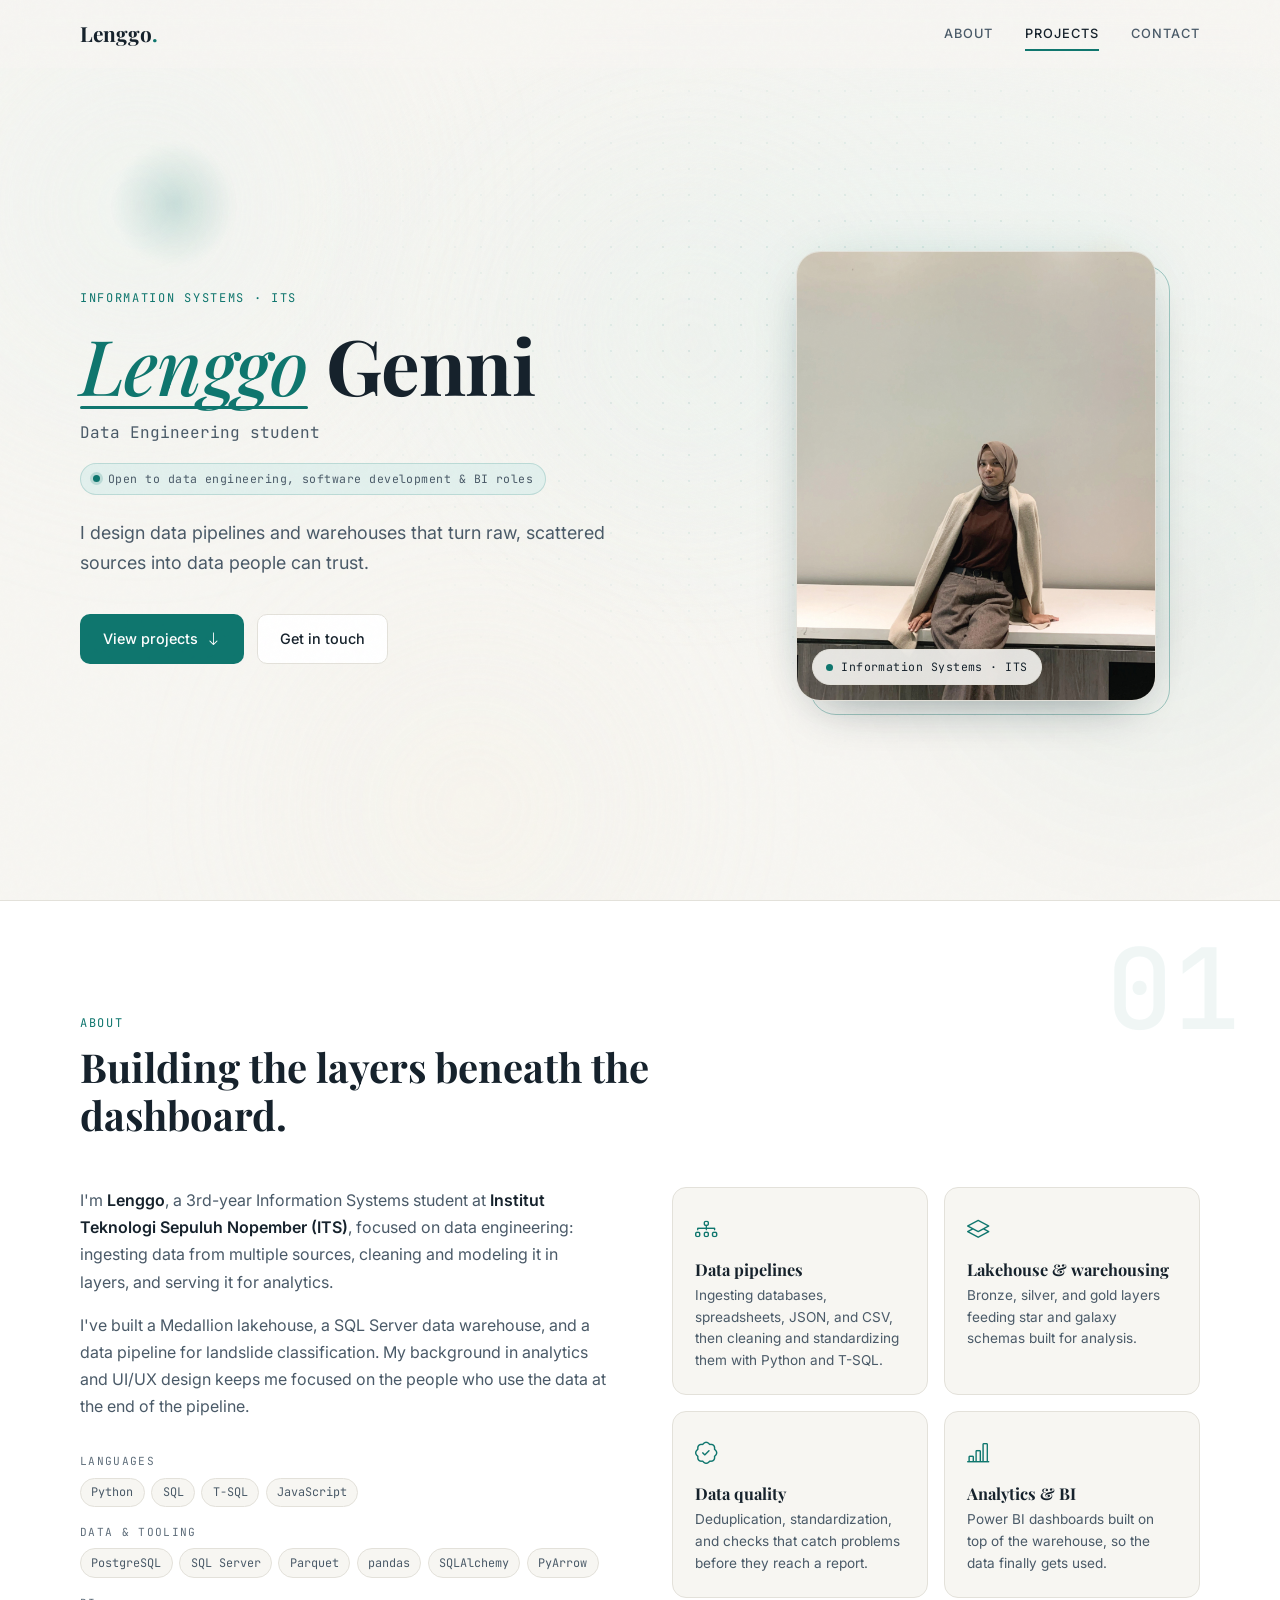
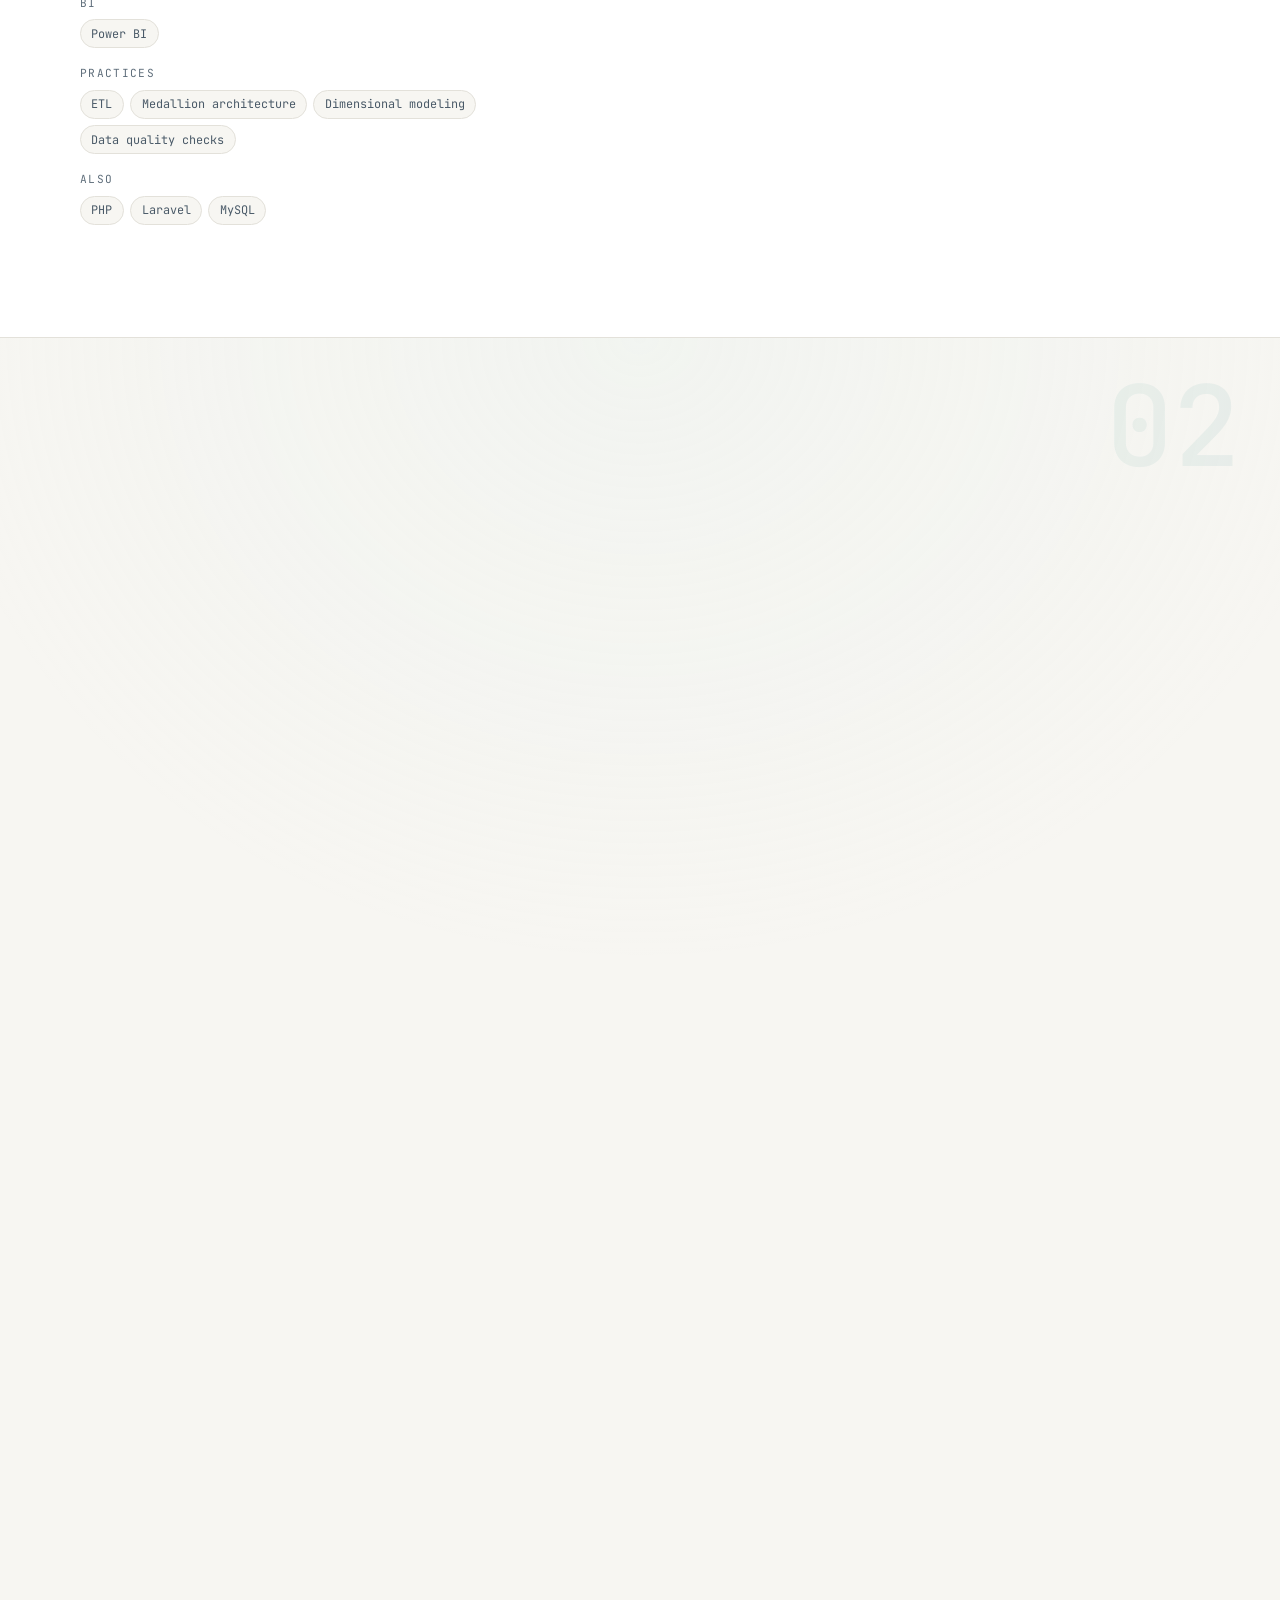
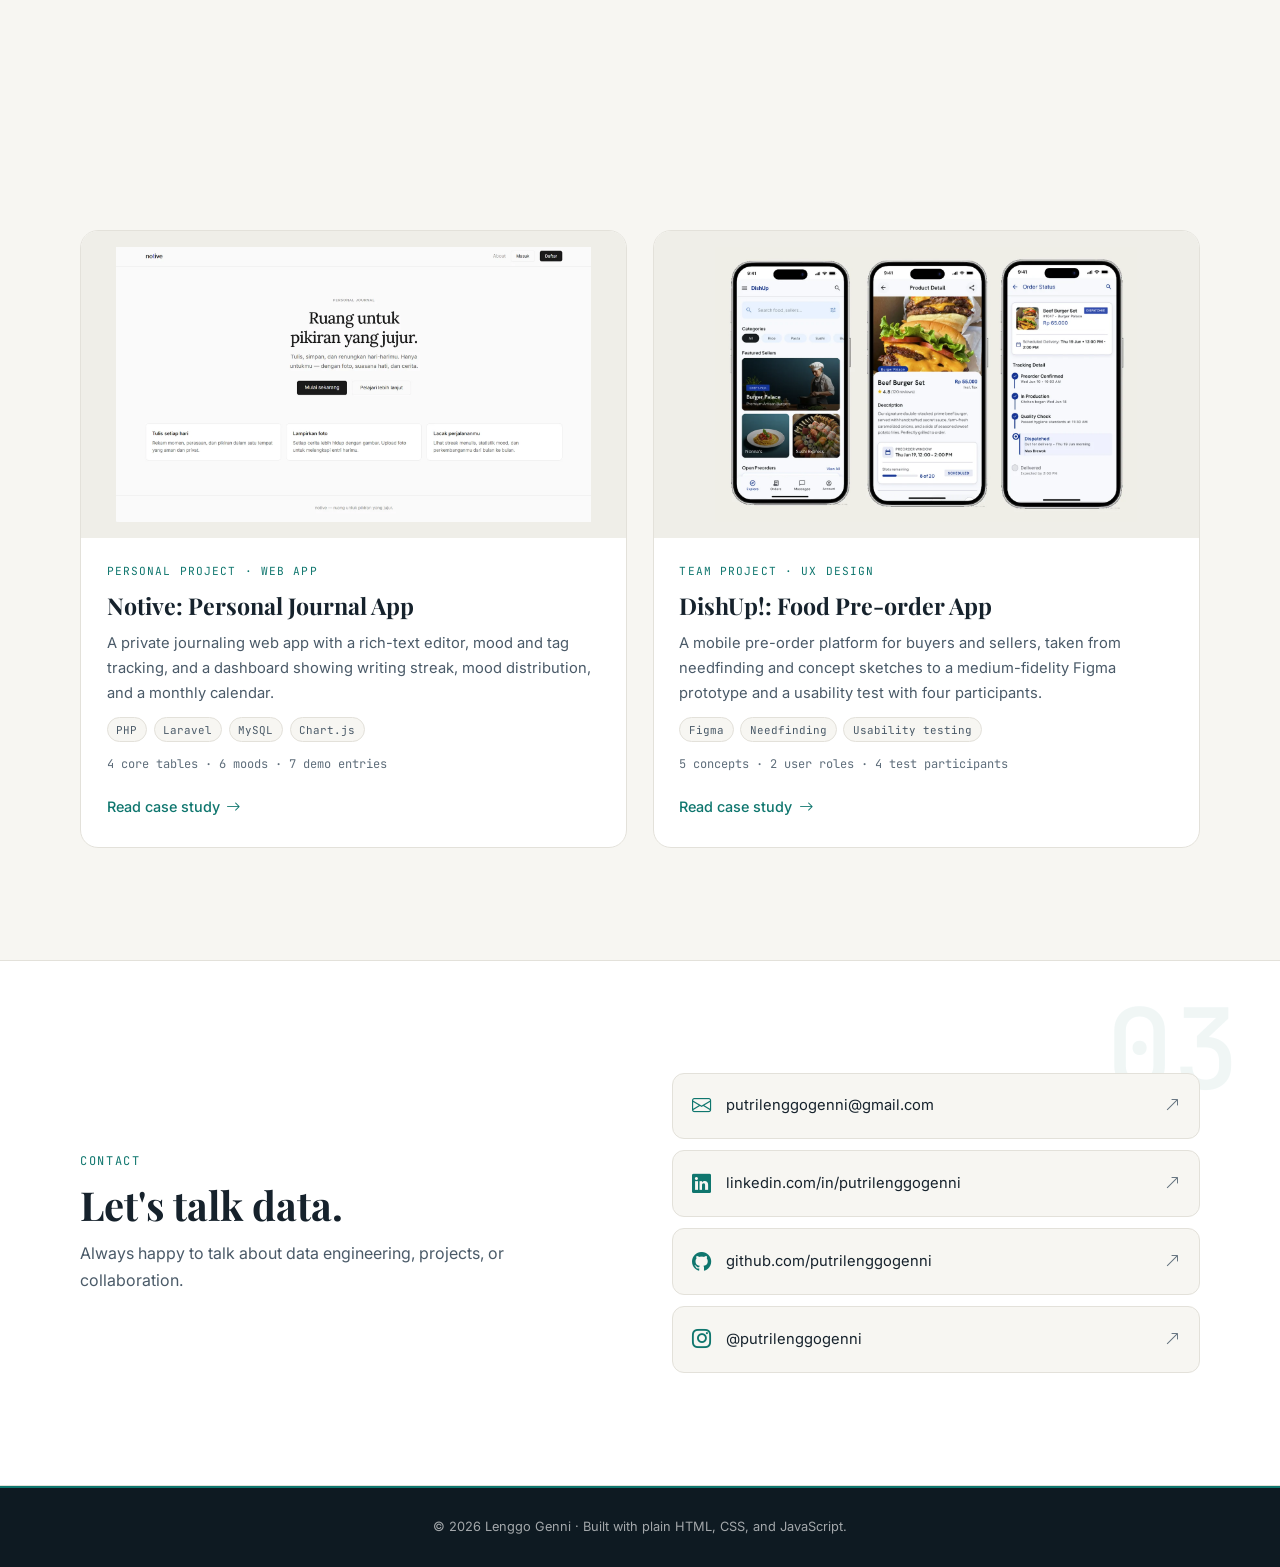
<file: index.html>
<!DOCTYPE html>
<html lang="en">
<head>
  <meta charset="UTF-8" />
  <meta name="viewport" content="width=device-width, initial-scale=1.0" />
  <title>Lenggo Genni · Data Engineering</title>
  <meta name="description" content="Portfolio of Lenggo Genni, an Information Systems student building data pipelines, lakehouses, and data warehouses." />
  <meta name="theme-color" content="#f7f6f2" />
  <meta property="og:title" content="Lenggo Genni · Data Engineering" />
  <meta property="og:description" content="Data pipelines, lakehouses, and data warehouses: selected data engineering projects." />
  <meta property="og:type" content="website" />
  <link rel="icon" href="data:image/svg+xml,%3Csvg xmlns='http://www.w3.org/2000/svg' viewBox='0 0 32 32'%3E%3Crect width='32' height='32' rx='8' fill='%230f766e'/%3E%3Ctext x='16' y='23' font-size='19' text-anchor='middle' fill='white' font-family='Georgia,serif' font-weight='700'%3EL%3C/text%3E%3C/svg%3E" />

  <script>document.documentElement.classList.add('js');</script>

  <link rel="preconnect" href="https://fonts.googleapis.com" />
  <link rel="preconnect" href="https://fonts.gstatic.com" crossorigin />
  <link href="https://fonts.googleapis.com/css2?family=Inter:wght@400;500;600&family=JetBrains+Mono:wght@400;500&family=Playfair+Display:ital,wght@0,500;0,700;1,500&display=swap" rel="stylesheet" />
  <link href="https://cdn.jsdelivr.net/npm/bootstrap-icons@1.11.3/font/bootstrap-icons.min.css" rel="stylesheet" />
  <link href="style.css" rel="stylesheet" />
</head>

<body>
  <div class="scroll-progress" aria-hidden="true"><span id="scroll-progress"></span></div>
  <div class="ambient" aria-hidden="true">
    <span class="ambient__orb ambient__orb--1"></span>
    <span class="ambient__orb ambient__orb--2"></span>
    <span class="ambient__orb ambient__orb--3"></span>
    <span class="ambient__orb ambient__orb--4"></span>
  </div>
  <a class="skip" href="#main">Skip to content</a>

  <!-- NAVBAR -->
  <header class="nav" id="nav">
    <div class="container nav__inner">
      <a class="brand" href="#top" aria-label="Lenggo, back to top">Lenggo<span>.</span></a>
      <button class="nav__toggle" id="nav-toggle" aria-expanded="false" aria-controls="nav-links" aria-label="Toggle menu">
        <i class="bi bi-list"></i>
      </button>
      <nav class="nav__links" id="nav-links" aria-label="Primary">
        <a href="#about">About</a>
        <a href="#projects">Projects</a>
        <a href="#contact">Contact</a>
      </nav>
    </div>
  </header>

  <main id="main">
    <!-- HERO -->
    <section class="hero" id="top">
      <div class="hero__floats" aria-hidden="true">
        <span class="hero__float hero__float--1"></span>
        <span class="hero__float hero__float--2"></span>
        <span class="hero__float hero__float--3"></span>
      </div>
      <div class="container hero__grid">
        <div class="hero__text">
          <p class="eyebrow">Information Systems · ITS</p>
          <h1 class="hero__name"><em>Lenggo</em> Genni</h1>
          <p class="hero__role">Data Engineering student</p>
<p class="hero__avail"><span class="hero__avail-dot" aria-hidden="true"></span>Open to data engineering, software development &amp; BI roles</p>
          <p class="hero__lede">
            I design data pipelines and warehouses that turn raw, scattered sources into data people can trust.
          </p>
          <div class="hero__cta">
            <a href="#projects" class="btn btn--primary">View projects <i class="bi bi-arrow-down"></i></a>
            <a href="#contact" class="btn btn--ghost">Get in touch</a>
          </div>
        </div>

        <figure class="hero__portrait">
          <img
            src="lenggo.jpg"
            alt="Portrait of Lenggo Genni"
            class="hero__photo"
            width="520" height="650"
            onerror="this.replaceWith(Object.assign(document.createElement('span'),{className:'hero__photo hero__photo--fallback',textContent:'LG'}))"
          />
          <figcaption class="hero__caption">
            <span class="hero__caption-dot"></span>
            Information Systems · ITS
          </figcaption>
        </figure>
      </div>
    </section>

    <!-- ABOUT -->
    <section class="section section--alt" id="about">
      <div class="container">
        <div class="section__head reveal">
          <p class="eyebrow">About</p>
          <h2 class="section-title">Building the layers beneath the dashboard.</h2>
        </div>

        <div class="about__grid">
          <div class="about__text reveal">
            <p>
              I'm <strong>Lenggo</strong>, a 3rd-year Information Systems student at
              <strong>Institut Teknologi Sepuluh Nopember (ITS)</strong>, focused on data engineering:
              ingesting data from multiple sources, cleaning and modeling it in layers, and serving it for analytics.
            </p>
            <p> 
              I've built a Medallion lakehouse, a SQL Server data warehouse, and a data pipeline for landslide
              classification. My background in analytics and UI/UX design keeps me focused on the people who use
              the data at the end of the pipeline.
            </p>

            <div class="stack">
              <div class="stack__group reveal" data-delay="0">
                <span class="stack__label">Languages</span>
                <div class="chips"><span class="chip">Python</span><span class="chip">SQL</span><span class="chip">T-SQL</span><span class="chip">JavaScript</span></div>
              </div>
              <div class="stack__group reveal" data-delay="60">
                <span class="stack__label">Data &amp; tooling</span>
                <div class="chips"><span class="chip">PostgreSQL</span><span class="chip">SQL Server</span><span class="chip">Parquet</span><span class="chip">pandas</span><span class="chip">SQLAlchemy</span><span class="chip">PyArrow</span></div>
              </div>
              <div class="stack__group reveal" data-delay="120">
                <span class="stack__label">BI</span>
                <div class="chips"><span class="chip">Power BI</span></div>
              </div>
              <div class="stack__group reveal" data-delay="180">
                <span class="stack__label">Practices</span>
                <div class="chips"><span class="chip">ETL</span><span class="chip">Medallion architecture</span><span class="chip">Dimensional modeling</span><span class="chip">Data quality checks</span></div>
              </div>
              <div class="stack__group reveal" data-delay="240">
                <span class="stack__label">Also</span>
                <div class="chips"><span class="chip">PHP</span><span class="chip">Laravel</span><span class="chip">MySQL</span></div>
              </div>
            </div>
          </div>

          <div class="skills">
            <article class="skill reveal" data-delay="0">
              <i class="bi bi-diagram-3 skill__icon"></i>
              <h3>Data pipelines</h3>
              <p>Ingesting databases, spreadsheets, JSON, and CSV, then cleaning and standardizing them with Python and T-SQL.</p>
            </article>
            <article class="skill reveal" data-delay="80">
              <i class="bi bi-layers skill__icon"></i>
              <h3>Lakehouse &amp; warehousing</h3>
              <p>Bronze, silver, and gold layers feeding star and galaxy schemas built for analysis.</p>
            </article>
            <article class="skill reveal" data-delay="160">
              <i class="bi bi-patch-check skill__icon"></i>
              <h3>Data quality</h3>
              <p>Deduplication, standardization, and checks that catch problems before they reach a report.</p>
            </article>
            <article class="skill reveal" data-delay="240">
              <i class="bi bi-bar-chart-line skill__icon"></i>
              <h3>Analytics &amp; BI</h3>
              <p>Power BI dashboards built on top of the warehouse, so the data finally gets used.</p>
            </article>
          </div>
        </div>
      </div>
    </section>

        <!-- PROJECTS -->
    <section class="section" id="projects">
      <div class="container">
        <div class="section__head reveal">
          <p class="eyebrow">Selected projects</p>
          <h2 class="section-title">Data engineering work.</h2>
          <p class="section__sub">Select a project to read the full case study.</p>
        </div>

        <div class="projects">
          <a class="card reveal" href="#p-lakehouse" data-delay="0">
            <div class="card__media">
              <img src="assets/img/lakehouse-galaxy-schema.webp" alt="Galaxy schema of the AdventureWorks data warehouse" width="1067" height="726" loading="lazy" />
            </div>
            <div class="card__body">
              <span class="card__tag">Team project · Data lakehouse</span>
              <h3 class="card__title">AdventureWorks Data Lakehouse</h3>
              <p class="card__desc">
                A Medallion lakehouse that unifies PostgreSQL, Excel, JSON, and CSV sources, feeds a
                galaxy-schema warehouse, and powers three Power BI dashboards.
              </p>
              <div class="chips chips--sm"><span class="chip">PostgreSQL</span><span class="chip">Python</span><span class="chip">Parquet</span><span class="chip">Power BI</span></div>
              <p class="card__meta">4 sources · 3 layers · 3 facts &amp; 5 dimensions</p>
              <span class="card__cta">Read case study <i class="bi bi-arrow-right"></i></span>
            </div>
          </a>

          <a class="card reveal" href="#p-sql-dwh" data-delay="100">
            <div class="card__media">
              <img src="assets/img/sqldwh-architecture.webp" alt="High-level architecture of the SQL Server data warehouse" width="1364" height="724" loading="lazy" />
            </div>
            <div class="card__body">
              <span class="card__tag">Self-learning project · Data warehouse</span>
              <h3 class="card__title">SQL Server Data Warehouse</h3>
              <p class="card__desc">
                A Bronze–Silver–Gold warehouse in T-SQL that integrates CRM and ERP data from six CSV
                files into a star schema, backed by data-quality checks.
              </p>
              <div class="chips chips--sm"><span class="chip">SQL Server</span><span class="chip">T-SQL</span><span class="chip">ETL</span></div>
              <p class="card__meta">6 CSV files · 3 layers · star schema</p>
              <span class="card__cta">Read case study <i class="bi bi-arrow-right"></i></span>
            </div>
          </a>

          <a class="card card--wide reveal" href="#p-landslide">
            <div class="card__media">
              <img src="assets/img/landslide-f1-comparison.webp" alt="F1-score comparison of ten classifiers for landslide vulnerability" width="889" height="368" loading="lazy" />
            </div>
            <div class="card__body">
              <span class="card__tag">Team project · Data pipeline + machine learning</span>
              <h3 class="card__title">Landslide Susceptibility Classification</h3>
              <p class="card__desc">
                An end-to-end pipeline from 3,477 raw BNPB disaster records to geocoded, satellite-enriched
                sub-district features, followed by a ten-model comparison on an extremely imbalanced target.
              </p>
              <div class="chips chips--sm"><span class="chip">Python</span><span class="chip">Google Earth Engine</span><span class="chip">scikit-learn</span><span class="chip">imbalanced-learn</span></div>
              <p class="card__meta">3,477 events → 3,845 modeling rows · 10 models</p>
              <span class="card__cta">Read case study <i class="bi bi-arrow-right"></i></span>
            </div>
          </a>
        </div>

        <div class="section__head section__head--sub reveal">
          <p class="eyebrow">Beyond data engineering</p>
          <h3 class="section-subtitle">Software & design work.</h3>
          <p class="section__sub">Beyond data engineering, I also build software and design user experiences, which keeps me thinking about the people on the other end of the data.</p>
        </div>

        <div class="projects">
          <a class="card reveal" href="#p-notive">
            <div class="card__media">
              <img src="assets/img/notive-cover.webp" alt="Notive landing page" width="1600" height="924" loading="lazy" />
            </div>
            <div class="card__body">
              <span class="card__tag">Personal project · Web app</span>
              <h3 class="card__title">Notive: Personal Journal App</h3>
              <p class="card__desc">
                A private journaling web app with a rich-text editor, mood and tag tracking, and a dashboard showing
                writing streak, mood distribution, and a monthly calendar.
              </p>
              <div class="chips chips--sm"><span class="chip">PHP</span><span class="chip">Laravel</span><span class="chip">MySQL</span><span class="chip">Chart.js</span></div>
              <p class="card__meta">4 core tables · 6 moods · 7 demo entries</p>
              <span class="card__cta">Read case study <i class="bi bi-arrow-right"></i></span>
            </div>
          </a>

          <a class="card reveal" href="#p-dishup">
            <div class="card__media">
              <img src="assets/img/dishup-cover.webp" alt="Three screens of the DishUp food pre-order app" width="1300" height="846" loading="lazy" />
            </div>
            <div class="card__body">
              <span class="card__tag">Team project · UX design</span>
              <h3 class="card__title">DishUp!: Food Pre-order App</h3>
              <p class="card__desc">
                A mobile pre-order platform for buyers and sellers, taken from needfinding and concept sketches
                to a medium-fidelity Figma prototype and a usability test with four participants.
              </p>
              <div class="chips chips--sm"><span class="chip">Figma</span><span class="chip">Needfinding</span><span class="chip">Usability testing</span></div>
              <p class="card__meta">5 concepts · 2 user roles · 4 test participants</p>
              <span class="card__cta">Read case study <i class="bi bi-arrow-right"></i></span>
            </div>
          </a>
        </div>
      </div>
    </section>

    <!-- CONTACT -->
    <section class="section section--alt" id="contact">
      <div class="container contact">
        <div class="reveal">
          <p class="eyebrow">Contact</p>
          <h2 class="section-title">Let's talk data.</h2>
          <p class="section__sub">Always happy to talk about data engineering, projects, or collaboration.</p>
        </div>

        <div class="contact__links reveal" data-delay="100">
          <a class="link-row" href="mailto:putrilenggogenni@gmail.com"><i class="bi bi-envelope"></i><span>putrilenggogenni@gmail.com</span><i class="bi bi-arrow-up-right"></i></a>
          <a class="link-row" href="https://www.linkedin.com/in/putrilenggogenni/" target="_blank" rel="noopener"><i class="bi bi-linkedin"></i><span>linkedin.com/in/putrilenggogenni</span><i class="bi bi-arrow-up-right"></i></a>
          <a class="link-row" href="https://github.com/putrilenggogenni" target="_blank" rel="noopener"><i class="bi bi-github"></i><span>github.com/putrilenggogenni</span><i class="bi bi-arrow-up-right"></i></a>
          <a class="link-row" href="https://www.instagram.com/putrilenggogenni" target="_blank" rel="noopener"><i class="bi bi-instagram"></i><span>@putrilenggogenni</span><i class="bi bi-arrow-up-right"></i></a>
        </div>
      </div>
    </section>
  </main>

  <footer class="footer">
    <div class="container">
      <p>© <span id="year">2026</span> Lenggo Genni · Built with plain HTML, CSS, and JavaScript.</p>
    </div>
  </footer>

  <!-- ============ CASE STUDY PANEL ============ -->
  <div class="panel" id="panel" role="dialog" aria-modal="true" aria-labelledby="panel-crumb" hidden>
    <div class="panel__bar">
      <button class="panel__back" id="panel-back" type="button"><i class="bi bi-arrow-left"></i> Back to projects</button>
      <span class="panel__crumb" id="panel-crumb"></span>
      <button class="panel__close" id="panel-close" type="button" aria-label="Close case study"><i class="bi bi-x-lg"></i></button>
      <div class="panel__progress" aria-hidden="true"><span id="panel-progress"></span></div>
    </div>
    <div class="panel__scroll" id="panel-scroll">
      <div class="panel__content" id="panel-content"></div>
    </div>
  </div>

  <!-- Lightbox for diagrams -->
  <div class="lightbox" id="lightbox" role="dialog" aria-modal="true" aria-label="Enlarged image" hidden>
    <button class="lightbox__close" id="lightbox-close" type="button" aria-label="Close image"><i class="bi bi-x-lg"></i></button>
    <img id="lightbox-img" alt="" />
  </div>

  <!-- ============ TEMPLATE: LAKEHOUSE ============ -->
  <template id="tpl-lakehouse">
    <article class="cs">
      <header class="cs__hero">
        <p class="cs__eyebrow">Team project · Data lakehouse course</p>
        <h1 class="cs__title">AdventureWorks Data Lakehouse</h1>
        <p class="cs__lede">
          One platform for data that lived in four different places: online sales in PostgreSQL, offline sales in Excel,
          customer reviews in JSON, and store visits in CSV. Everything flows through Raw, Silver, and Gold layers
          into a galaxy-schema warehouse and Power BI.
        </p>
        <dl class="cs__meta">
          <div><dt>My role</dt><dd>Pipeline architecture, Python ETL scripts, data warehouse design and loading, and the Sales dashboard.</dd></div>
          <div><dt>Stack</dt><dd>PostgreSQL, Python (pandas, SQLAlchemy, PyArrow), Parquet, Power BI</dd></div>
          <div><dt>Code</dt><dd><a href="https://github.com/putrilenggogenni/finalproject_data_lakehouse" target="_blank" rel="noopener">GitHub repository <i class="bi bi-arrow-up-right"></i></a></dd></div>
        </dl>
        <div class="cs__stats">
          <div class="stat"><span class="stat__num" data-count="4">4</span><span class="stat__label">source systems</span></div>
          <div class="stat"><span class="stat__num" data-count="3">3</span><span class="stat__label">lakehouse layers</span></div>
          <div class="stat"><span class="stat__num" data-count="8">8</span><span class="stat__label">warehouse tables</span></div>
          <div class="stat"><span class="stat__num" data-count="30">30</span><span class="stat__label">daily JSON files</span></div>
        </div>
      </header>

      <div class="cs__layout">
        <aside class="cs__toc" aria-label="Sections"></aside>

        <div class="cs__main">
          <section class="cs__section reveal" data-section="overview" data-title="Overview">
            <h2 class="cs__h"><span class="cs__num">01</span> Overview</h2>
            <p>
              Company data rarely sits in one place or one format. Online transactions live in an operational database,
              branch sales arrive as spreadsheets, and external signals such as social-media reviews or store-visit counts
              come as flat files. Analyzing them together is hard without a common home.
            </p>
            <p>
              This project builds that home: a lakehouse with Raw, Silver, and Gold layers, loaded into a dimensional
              warehouse and visualized in Power BI.
            </p>
            <ul class="checks">
              <li>Integrate data from multiple sources and formats.</li>
              <li>Clean and standardize it layer by layer with repeatable Python scripts.</li>
              <li>Model it dimensionally so sales, sentiment, and store traffic can be analyzed together.</li>
            </ul>
          </section>

          <section class="cs__section reveal" data-section="sources" data-title="Data sources">
            <h2 class="cs__h"><span class="cs__num">02</span> Data sources</h2>
            <div class="table-wrap">
              <table class="table">
                <thead><tr><th>Source</th><th>Format</th><th>What it holds</th></tr></thead>
                <tbody>
                  <tr><td>AdventureWorks online sales</td><td>PostgreSQL</td><td>Online sales transactions from the operational database</td></tr>
                  <tr><td>Offline sales</td><td>Excel (.xlsx)</td><td>Offline orders extracted from AdventureWorks to simulate branch spreadsheets</td></tr>
                  <tr><td>Twitter reviews</td><td>JSON (30 daily files)</td><td>Customer reviews with like, reply, retweet, and quote counts</td></tr>
                  <tr><td>Store traffic</td><td>CSV</td><td>Daily visitor counts for five branch stores</td></tr>
                </tbody>
              </table>
            </div>
            <p class="note"><i class="bi bi-info-circle"></i> The Twitter and store-traffic datasets are synthetic: generated with scripts to simulate external data sources.</p>
          </section>

          <section class="cs__section reveal" data-section="architecture" data-title="Architecture">
            <h2 class="cs__h"><span class="cs__num">03</span> Architecture</h2>
            <p>All four sources land in the Raw layer. Online sales also load straight into the warehouse from the operational database.</p>
            <figure class="figure diagram">
              <div class="diagram__scroll">
                <svg viewBox="0 0 880 300" class="dg" role="img" aria-labelledby="lh-dg-title">
                  <title id="lh-dg-title">Four sources feed the Raw, Silver, and Gold layers, then a data warehouse and Power BI. PostgreSQL also loads directly into the warehouse.</title>

                  <!-- sources -->
                  <rect x="10" y="50"  width="110" height="40" rx="8" class="dg-box dg-src"/><text x="65" y="75"  class="dg-label" text-anchor="middle">PostgreSQL</text>
                  <rect x="10" y="110" width="110" height="40" rx="8" class="dg-box dg-src"/><text x="65" y="135" class="dg-label" text-anchor="middle">Excel</text>
                  <rect x="10" y="170" width="110" height="40" rx="8" class="dg-box dg-src"/><text x="65" y="195" class="dg-label" text-anchor="middle">JSON</text>
                  <rect x="10" y="230" width="110" height="40" rx="8" class="dg-box dg-src"/><text x="65" y="255" class="dg-label" text-anchor="middle">CSV</text>

                  <path class="dg-line flow" d="M120 70  C145 70  145 160 170 160"/>
                  <path class="dg-line flow" d="M120 130 C145 130 145 160 170 160"/>
                  <path class="dg-line flow" d="M120 190 C145 190 145 160 170 160"/>
                  <path class="dg-line flow" d="M120 250 C145 250 145 160 170 160"/>

                  <!-- direct online sales -->
                  <path class="dg-line dg-line--dashed flow" d="M65 50 C65 -5 675 -5 675 115"/>
                  <text x="370" y="22" class="dg-sub" text-anchor="middle">online sales loaded directly</text>

                  <!-- layers -->
                  <rect x="170" y="115" width="100" height="90" rx="12" class="dg-box dg-raw"/>
                  <text x="220" y="156" class="dg-label" text-anchor="middle">Raw</text><text x="220" y="176" class="dg-sub" text-anchor="middle">as-is files</text>
                  <rect x="320" y="115" width="100" height="90" rx="12" class="dg-box dg-silver"/>
                  <text x="370" y="156" class="dg-label" text-anchor="middle">Silver</text><text x="370" y="176" class="dg-sub" text-anchor="middle">clean · Parquet</text>
                  <rect x="470" y="115" width="100" height="90" rx="12" class="dg-box dg-gold"/>
                  <text x="520" y="156" class="dg-label" text-anchor="middle">Gold</text><text x="520" y="176" class="dg-sub" text-anchor="middle">analytic marts</text>
                  <rect x="620" y="115" width="110" height="90" rx="12" class="dg-box dg-dw"/>
                  <text x="675" y="156" class="dg-label" text-anchor="middle">Warehouse</text><text x="675" y="176" class="dg-sub" text-anchor="middle">galaxy schema</text>
                  <rect x="780" y="115" width="90" height="90" rx="12" class="dg-box dg-bi"/>
                  <text x="825" y="156" class="dg-label" text-anchor="middle">Power BI</text><text x="825" y="176" class="dg-sub" text-anchor="middle">dashboards</text>

                  <path class="dg-line flow" d="M270 160 H320"/>
                  <path class="dg-line flow" d="M420 160 H470"/>
                  <path class="dg-line flow" d="M570 160 H620"/>
                  <path class="dg-line flow" d="M730 160 H780"/>
                </svg>
              </div>
            </figure>
          </section>

          <section class="cs__section reveal" data-section="pipeline" data-title="Pipeline">
            <h2 class="cs__h"><span class="cs__num">04</span> The three layers</h2>
            <div class="layers">
              <div class="layer layer--raw">
                <h3>Raw</h3>
                <p class="layer__scripts">ingest_*.py</p>
                <p>Data stored exactly as it arrives, so every later step can be audited and replayed.</p>
                <ul>
                  <li>Offline orders pulled from PostgreSQL (header and detail joined) into Excel</li>
                  <li>Twitter reviews generated as 30 daily JSON files</li>
                  <li>Store traffic generated as one CSV</li>
                </ul>
              </div>
              <div class="layer layer--silver">
                <h3>Silver</h3>
                <p class="layer__scripts">store_*.py</p>
                <p>Cleaned, typed, and standardized, then converted to Parquet.</p>
                <ul>
                  <li>Remove duplicates, including tweets by tweet ID</li>
                  <li>Flatten nested JSON metrics into columns</li>
                  <li>Fix data types and standardize column names</li>
                </ul>
              </div>
              <div class="layer layer--gold">
                <h3>Gold</h3>
                <p class="layer__scripts">view_*.py</p>
                <p>Analytics-ready datasets shaped for the warehouse and dashboards.</p>
                <ul>
                  <li>Sales mart with a computed sales amount</li>
                  <li>Rule-based tweet sentiment, product review summary, and product ranking</li>
                  <li>Traffic summary with High, Medium, and Low levels</li>
                </ul>
              </div>
            </div>
          </section>

          <section class="cs__section reveal" data-section="warehouse" data-title="Warehouse">
            <h2 class="cs__h"><span class="cs__num">05</span> Warehouse design</h2>
            <p>
              The warehouse uses a <strong>galaxy schema</strong>: three fact tables for three business processes
              (sales, tweet sentiment, store traffic) that share dimensions. <code>dim_date</code> serves all three facts, and
              <code>dim_product</code> connects sales with customer sentiment, so a product's revenue can be read next to what customers say about it.
            </p>
            <figure class="figure zoomable">
              <img src="assets/img/lakehouse-galaxy-schema.webp" alt="Galaxy schema with fact_sales, fact_twitter_sentiment, fact_store_traffic and five dimension tables" width="1067" height="726" loading="lazy" />
              <figcaption class="figcap">Galaxy schema: 3 fact tables and 5 dimensions. Click to enlarge.</figcaption>
            </figure>
            <p>
              Loading is done with Python scripts into a PostgreSQL warehouse schema: dimensions first, then facts.
              One deliberate choice: the <code>traffic_level</code> attribute stays in the Gold layer but is not loaded into the
              warehouse, because it can always be recomputed from <code>visitor_count</code>.
            </p>
          </section>

          <section class="cs__section reveal" data-section="dashboards" data-title="Dashboards">
            <h2 class="cs__h"><span class="cs__num">06</span> Dashboards</h2>
            <p>
              Three Power BI dashboards sit on the warehouse: Sales, Sentiment, and Store Traffic. I built the Sales dashboard;
              my teammates built the other two.
            </p>
            <figure class="figure zoomable">
              <img src="assets/img/lakehouse-dashboard-sales.webp" alt="Executive sales overview dashboard in Power BI with revenue trend, category revenue, and channel split" width="1522" height="847" loading="lazy" />
              <figcaption class="figcap">Sales dashboard: 110.37M total revenue from 31,465 orders. Bikes contribute 95M, and offline sales account for 73.4% of revenue versus 26.6% online. Click to enlarge.</figcaption>
            </figure>
            <figure class="figure zoomable">
              <img src="assets/img/lakehouse-dashboard-sentiment.webp" alt="Customer sentiment dashboard in Power BI" width="1442" height="815" loading="lazy" />
              <figcaption class="figcap">Sentiment dashboard: 1,000 tweets, 73.5% neutral, 23.3% positive, 3.2% negative (synthetic data).</figcaption>
            </figure>
            <figure class="figure zoomable">
              <img src="assets/img/lakehouse-dashboard-traffic.webp" alt="Store traffic dashboard in Power BI" width="1445" height="813" loading="lazy" />
              <figcaption class="figcap">Store traffic dashboard: five stores, about 27 thousand visits, Seattle highest and Vancouver lowest (synthetic data).</figcaption>
            </figure>
          </section>

          <section class="cs__section reveal" data-section="learnings" data-title="Takeaways">
            <h2 class="cs__h"><span class="cs__num">07</span> Takeaways</h2>
            <ul class="checks">
              <li><strong>Keep raw data untouched.</strong> A raw layer that never changes makes every transformation auditable and repeatable.</li>
              <li><strong>Share dimensions across processes.</strong> Conformed dimensions are what make cross-domain questions cheap to answer.</li>
              <li><strong>Keep derived values out of the warehouse.</strong> If it can be recomputed, store the source and compute it on demand.</li>
              <li><strong>Plan for messy shapes.</strong> Nested JSON, mixed formats, and duplicates are normal, so the Silver layer exists to absorb them.</li>
            </ul>
          </section>
        </div>
      </div>
    </article>
  </template>

  <!-- ============ TEMPLATE: SQL DATA WAREHOUSE ============ -->
  <template id="tpl-sqldwh">
    <article class="cs">
      <header class="cs__hero">
        <p class="cs__eyebrow">Self-learning project · Data warehousing</p>
        <h1 class="cs__title">SQL Server Data Warehouse</h1>
        <p class="cs__lede">
          A Bronze–Silver–Gold warehouse built entirely in T-SQL. CRM and ERP data arrives as six CSV files, is cleaned
          and integrated through stored procedures, and ends as a star schema ready for reporting.
        </p>
        <dl class="cs__meta">
          <div><dt>Context</dt><dd>Built while following the DataWithBaraa SQL Data Warehouse course (MIT license). The dataset and architecture come from the course; I wrote and ran the code to learn the end-to-end process.</dd></div>
          <div><dt>Stack</dt><dd>Microsoft SQL Server, T-SQL, stored procedures</dd></div>
          <div><dt>Code</dt><dd><a href="https://github.com/putrilenggogenni/sql-datawarehouse-project" target="_blank" rel="noopener">GitHub repository <i class="bi bi-arrow-up-right"></i></a></dd></div>
        </dl>
        <div class="cs__stats">
          <div class="stat"><span class="stat__num" data-count="6">6</span><span class="stat__label">source CSV files</span></div>
          <div class="stat"><span class="stat__num" data-count="3">3</span><span class="stat__label">warehouse layers</span></div>
          <div class="stat"><span class="stat__num" data-count="60398">60,398</span><span class="stat__label">sales rows loaded</span></div>
          <div class="stat"><span class="stat__num" data-count="3">3</span><span class="stat__label">gold views</span></div>
        </div>
      </header>

      <div class="cs__layout">
        <aside class="cs__toc" aria-label="Sections"></aside>

        <div class="cs__main">
          <section class="cs__section reveal" data-section="overview" data-title="Overview">
            <h2 class="cs__h"><span class="cs__num">01</span> Overview</h2>
            <p>
              A bike-shop business keeps customers, products, and sales in a CRM, and extra customer and category details in an ERP.
              The goal: combine both into one clean, trustworthy model that analysts can query without worrying about
              inconsistent codes, stray spaces, or mismatched keys.
            </p>
            <ul class="checks">
              <li>Load raw files into SQL Server with repeatable stored procedures.</li>
              <li>Clean, standardize, and enrich the data in a Silver layer.</li>
              <li>Expose a star schema in the Gold layer and verify it with quality checks.</li>
            </ul>
          </section>

          <section class="cs__section reveal" data-section="dataset" data-title="Dataset">
            <h2 class="cs__h"><span class="cs__num">02</span> Dataset</h2>
            <div class="table-wrap">
              <table class="table">
                <thead><tr><th>System</th><th>File</th><th>Content</th><th class="num">Rows</th></tr></thead>
                <tbody>
                  <tr><td>CRM</td><td>cust_info</td><td>Customers</td><td class="num">18,493</td></tr>
                  <tr><td>CRM</td><td>prd_info</td><td>Products with price history</td><td class="num">397</td></tr>
                  <tr><td>CRM</td><td>sales_details</td><td>Sales transactions</td><td class="num">60,398</td></tr>
                  <tr><td>ERP</td><td>CUST_AZ12</td><td>Birthdate and gender</td><td class="num">18,483</td></tr>
                  <tr><td>ERP</td><td>LOC_A101</td><td>Customer country</td><td class="num">18,484</td></tr>
                  <tr><td>ERP</td><td>PX_CAT_G1V2</td><td>Product categories</td><td class="num">35</td></tr>
                </tbody>
              </table>
            </div>
            <p class="note"><i class="bi bi-info-circle"></i> The data is intentionally messy: stray spaces, one-letter codes, dates stored as integers, empty values, and keys formatted differently in each system.</p>
          </section>

          <section class="cs__section reveal" data-section="architecture" data-title="Architecture">
            <h2 class="cs__h"><span class="cs__num">03</span> Architecture</h2>
            <figure class="figure diagram">
              <div class="diagram__scroll">
                <svg viewBox="0 0 880 300" class="dg" role="img" aria-labelledby="dw-dg-title">
                  <title id="dw-dg-title">CRM and ERP files flow into Bronze tables, Silver tables, and Gold views in SQL Server, consumed by BI, SQL, and machine learning.</title>

                  <rect x="10" y="80"  width="110" height="56" rx="10" class="dg-box dg-src"/><text x="65" y="113" class="dg-label" text-anchor="middle">CRM files</text>
                  <rect x="10" y="164" width="110" height="56" rx="10" class="dg-box dg-src"/><text x="65" y="197" class="dg-label" text-anchor="middle">ERP files</text>
                  <path class="dg-line flow" d="M120 108 C145 108 145 150 170 150"/>
                  <path class="dg-line flow" d="M120 192 C145 192 145 150 170 150"/>

                  <rect x="170" y="85" width="140" height="130" rx="12" class="dg-box dg-raw"/>
                  <text x="240" y="130" class="dg-label" text-anchor="middle">Bronze</text>
                  <text x="240" y="152" class="dg-sub" text-anchor="middle">6 raw tables</text>
                  <text x="240" y="172" class="dg-sub" text-anchor="middle">BULK INSERT</text>

                  <rect x="370" y="85" width="140" height="130" rx="12" class="dg-box dg-silver"/>
                  <text x="440" y="130" class="dg-label" text-anchor="middle">Silver</text>
                  <text x="440" y="152" class="dg-sub" text-anchor="middle">6 clean tables</text>
                  <text x="440" y="172" class="dg-sub" text-anchor="middle">standardized</text>

                  <rect x="570" y="85" width="140" height="130" rx="12" class="dg-box dg-gold"/>
                  <text x="640" y="130" class="dg-label" text-anchor="middle">Gold</text>
                  <text x="640" y="152" class="dg-sub" text-anchor="middle">3 views</text>
                  <text x="640" y="172" class="dg-sub" text-anchor="middle">star schema</text>

                  <rect x="770" y="100" width="100" height="100" rx="12" class="dg-box dg-bi"/>
                  <text x="820" y="146" class="dg-label" text-anchor="middle">Consume</text>
                  <text x="820" y="166" class="dg-sub" text-anchor="middle">BI · SQL · ML</text>

                  <path class="dg-line flow" d="M310 150 H370"/>
                  <path class="dg-line flow" d="M510 150 H570"/>
                  <path class="dg-line flow" d="M710 150 H770"/>
                </svg>
              </div>
            </figure>
            <figure class="figure zoomable">
              <img src="assets/img/sqldwh-data-flow.webp" alt="Data lineage from CRM and ERP files through bronze and silver tables to gold views" width="1122" height="592" loading="lazy" />
              <figcaption class="figcap">Data lineage: each source table's path to <code>fact_sales</code>, <code>dim_customers</code>, and <code>dim_products</code>. Click to enlarge.</figcaption>
            </figure>
          </section>

          <section class="cs__section reveal" data-section="layers" data-title="Layers">
            <h2 class="cs__h"><span class="cs__num">04</span> The three layers</h2>
            <div class="layers">
              <div class="layer layer--raw">
                <h3>Bronze</h3>
                <p class="layer__scripts">bronze.load_bronze</p>
                <p>Raw tables loaded as-is from the CSV files.</p>
                <ul>
                  <li>Truncate and reload with <code>BULK INSERT</code></li>
                  <li>Source folder passed in as a procedure parameter</li>
                  <li>Per-table timing and <code>TRY…CATCH</code> error reporting</li>
                </ul>
              </div>
              <div class="layer layer--silver">
                <h3>Silver</h3>
                <p class="layer__scripts">silver.load_silver</p>
                <p>Cleaned and standardized data, ready to join.</p>
                <ul>
                  <li>Keep the latest record per customer (<code>ROW_NUMBER</code>)</li>
                  <li>Trim text and decode one-letter codes into readable values</li>
                  <li>Derive category and product keys from a composite key</li>
                  <li>Convert integer dates to <code>DATE</code> and repair inconsistent sales and prices</li>
                  <li>Align customer keys that differ between CRM and ERP</li>
                </ul>
              </div>
              <div class="layer layer--gold">
                <h3>Gold</h3>
                <p class="layer__scripts">gold.* views</p>
                <p>Business-ready star schema exposed as views.</p>
                <ul>
                  <li><code>dim_customers</code> merges CRM with ERP details</li>
                  <li><code>dim_products</code> keeps only current product versions</li>
                  <li><code>fact_sales</code> links to both through surrogate keys</li>
                </ul>
              </div>
            </div>
          </section>

          <section class="cs__section reveal" data-section="quality" data-title="Quality checks">
            <h2 class="cs__h"><span class="cs__num">05</span> Data quality checks</h2>
            <p>Each layer has SQL checks that are expected to return no rows. They are what let me trust the model before anyone reports on it.</p>
            <div class="two-col">
              <div class="panel-box">
                <h3>Silver</h3>
                <ul class="checks checks--tight">
                  <li>Null or duplicate primary keys</li>
                  <li>Unwanted leading and trailing spaces</li>
                  <li>Consistent standardized values</li>
                  <li>Valid date order</li>
                  <li>Sales equals quantity × price</li>
                </ul>
              </div>
              <div class="panel-box">
                <h3>Gold</h3>
                <ul class="checks checks--tight">
                  <li>Unique surrogate keys in each dimension</li>
                  <li>Unique natural keys behind them</li>
                  <li>Every fact row finds its dimension rows</li>
                  <li>No row fan-out: the fact table has as many rows as its Silver source</li>
                </ul>
              </div>
            </div>
          </section>

          <section class="cs__section reveal" data-section="learnings" data-title="Takeaways">
            <h2 class="cs__h"><span class="cs__num">06</span> Takeaways</h2>
            <ul class="checks">
              <li><strong>Layers localize problems.</strong> When a number looks wrong, the layer boundaries tell you where to look first.</li>
              <li><strong>Keys cause most integration bugs.</strong> Aligning identifiers across systems matters more than any single transformation.</li>
              <li><strong>Test the warehouse, not just the code.</strong> Checks for duplicates, orphans, and fan-out catch what a successful run cannot.</li>
              <li><strong>Learning from a course still teaches.</strong> Rebuilding it myself made each design decision something I can explain and defend.</li>
            </ul>
          </section>
        </div>
      </div>
    </article>
  </template>

  <!-- ============ TEMPLATE: LANDSLIDE ============ -->
  <template id="tpl-landslide">
    <article class="cs">
      <header class="cs__hero">
        <p class="cs__eyebrow">Team project · Data pipeline + machine learning</p>
        <h1 class="cs__title">Landslide Susceptibility Classification for Indonesian Sub-districts</h1>
        <p class="cs__lede">
          A pipeline that turns messy disaster-incident records into a modeling dataset: cleaned and geocoded at
          sub-district level, enriched with terrain and climate data from Google Earth Engine, then used to compare
          ten classifiers on an extremely imbalanced target.
        </p>
        <dl class="cs__meta">
          <div><dt>Context</dt><dd>Final project for a predictive analytics and modeling course.</dd></div>
          <div><dt>My role</dt><dd>I built the data pipeline (cleaning and geocoding BNPB records, extracting satellite features with Google Earth Engine) and trained and evaluated the classifiers.</dd></div>
          <div><dt>Stack</dt><dd>Python, Google Earth Engine, Nominatim, pandas, scikit-learn, imbalanced-learn, XGBoost, LightGBM</dd></div>
        </dl>
        <div class="cs__stats">
          <div class="stat"><span class="stat__num" data-count="3477">3,477</span><span class="stat__label">BNPB landslide events (2021–2025)</span></div>
          <div class="stat"><span class="stat__num" data-count="3845">3,845</span><span class="stat__label">rows ready for modeling</span></div>
          <div class="stat"><span class="stat__num" data-count="4">4</span><span class="stat__label">satellite-derived features</span></div>
          <div class="stat"><span class="stat__num" data-count="10">10</span><span class="stat__label">classifiers compared</span></div>
        </div>
      </header>

      <div class="cs__layout">
        <aside class="cs__toc" aria-label="Sections"></aside>

        <div class="cs__main">
          <section class="cs__section reveal" data-section="overview" data-title="Overview">
            <h2 class="cs__h"><span class="cs__num">01</span> Overview</h2>
            <p>
              Indonesia has one of the highest landslide rates in the world, yet vulnerability mapping is uneven and
              often reactive. This project builds a reproducible, open-data pipeline from raw incident records to a
              classifier that labels sub-districts as Low, Medium, or High vulnerability.
            </p>
            <ul class="checks">
              <li>Clean and geocode landslide incidents published by BNPB, Indonesia's disaster agency.</li>
              <li>Extract slope, elevation, rainfall, and land cover for each location with Google Earth Engine.</li>
              <li>Build a transparent, literature-based vulnerability label.</li>
              <li>Compare ten models under extreme class imbalance without leaking test data.</li>
            </ul>
          </section>

          <section class="cs__section reveal" data-section="pipeline" data-title="Data pipeline">
            <h2 class="cs__h"><span class="cs__num">02</span> Data pipeline</h2>
            <figure class="figure diagram">
              <div class="diagram__scroll">
                <svg viewBox="0 0 880 200" class="dg" role="img" aria-labelledby="ls-dg-title">
                  <title id="ls-dg-title">Pipeline from BNPB records through cleaning, geocoding, feature extraction, labeling, modeling, and evaluation.</title>
                  <rect x="0"   y="60" width="112" height="80" rx="12" class="dg-box dg-src"/>
                  <text x="56"  y="96"  class="dg-label" text-anchor="middle">BNPB</text><text x="56"  y="116" class="dg-sub" text-anchor="middle">3,477 events</text>
                  <rect x="128" y="60" width="112" height="80" rx="12" class="dg-box dg-silver"/>
                  <text x="184" y="96"  class="dg-label" text-anchor="middle">Clean</text><text x="184" y="116" class="dg-sub" text-anchor="middle">regex · expand</text>
                  <rect x="256" y="60" width="112" height="80" rx="12" class="dg-box dg-silver"/>
                  <text x="312" y="96"  class="dg-label" text-anchor="middle">Geocode</text><text x="312" y="116" class="dg-sub" text-anchor="middle">Nominatim</text>
                  <rect x="384" y="60" width="112" height="80" rx="12" class="dg-box dg-silver"/>
                  <text x="440" y="96"  class="dg-label" text-anchor="middle">Features</text><text x="440" y="116" class="dg-sub" text-anchor="middle">GEE · 5 km</text>
                  <rect x="512" y="60" width="112" height="80" rx="12" class="dg-box dg-gold"/>
                  <text x="568" y="96"  class="dg-label" text-anchor="middle">Label</text><text x="568" y="116" class="dg-sub" text-anchor="middle">composite score</text>
                  <rect x="640" y="60" width="112" height="80" rx="12" class="dg-box dg-dw"/>
                  <text x="696" y="96"  class="dg-label" text-anchor="middle">Model</text><text x="696" y="116" class="dg-sub" text-anchor="middle">10 classifiers</text>
                  <rect x="768" y="60" width="112" height="80" rx="12" class="dg-box dg-bi"/>
                  <text x="824" y="96"  class="dg-label" text-anchor="middle">Evaluate</text><text x="824" y="116" class="dg-sub" text-anchor="middle">5-fold CV</text>

                  <path class="dg-line flow" d="M112 100 H128"/>
                  <path class="dg-line flow" d="M240 100 H256"/>
                  <path class="dg-line flow" d="M368 100 H384"/>
                  <path class="dg-line flow" d="M496 100 H512"/>
                  <path class="dg-line flow" d="M624 100 H640"/>
                  <path class="dg-line flow" d="M752 100 H768"/>
                </svg>
              </div>
            </figure>
            <div class="layers">
              <div class="layer layer--accent">
                <h3>Clean</h3>
                <p class="layer__scripts">BNPB incident table</p>
                <p>Location strings mixed district names, villages, and noise in inconsistent formats.</p>
                <ul>
                  <li>Regex extraction of district names, expanding multi-district events into separate rows</li>
                  <li>Multi-format parsing to strip RT/RW, GPS coordinates, and street names</li>
                  <li>72 semi-manual fixes for typos and spelling, plus de-duplication</li>
                </ul>
              </div>
              <div class="layer layer--accent">
                <h3>Geocode</h3>
                <p class="layer__scripts">Nominatim (OpenStreetMap)</p>
                <p>Turning district names into coordinates for spatial analysis.</p>
                <ul>
                  <li>1,739 unique locations submitted</li>
                  <li>1,518 matched (87.3%); 221 were not recognized and excluded</li>
                </ul>
              </div>
              <div class="layer layer--accent">
                <h3>Enrich</h3>
                <p class="layer__scripts">Google Earth Engine Python API</p>
                <p>Four environmental variables, each summarized in a 5 km buffer around every point.</p>
                <ul>
                  <li>Slope and elevation from SRTM</li>
                  <li>Mean annual rainfall, 2021–2025, from CHIRPS</li>
                  <li>Land cover class from Copernicus (100 m)</li>
                </ul>
              </div>
            </div>
          </section>

          <section class="cs__section reveal" data-section="label" data-title="Building the label">
            <h2 class="cs__h"><span class="cs__num">03</span> Building the label</h2>
            <p>
              The incident records contain no vulnerability class, so the label comes from a composite score. Each of
              the four variables is converted to a 0–2 score using thresholds adapted from the literature, and the
              scores are summed (0–8): Low is 0–2, Medium is 3–5, High is 6–8.
            </p>
            <div class="table-wrap">
              <table class="table">
                <thead><tr><th>Variable</th><th>Score 0</th><th>Score 1</th><th>Score 2</th></tr></thead>
                <tbody>
                  <tr><td>Slope</td><td>≤ 15°</td><td>15°–30°</td><td>&gt; 30°</td></tr>
                  <tr><td>Annual rainfall</td><td>≤ 2,000 mm</td><td>2,000–2,500 mm</td><td>≥ 2,500 mm</td></tr>
                  <tr><td>Elevation</td><td>≤ 200 m</td><td>200–1,000 m</td><td>≥ 1,000 m</td></tr>
                  <tr><td>Land cover</td><td colspan="3">Scored by Copernicus class: closed forest is the most stable, built-up and sparse vegetation the least</td></tr>
                </tbody>
              </table>
            </div>
            <p class="note"><i class="bi bi-info-circle"></i> The label is a literature-based proxy used to train classifiers, not a validated hazard map. All four variables carry equal weight.</p>
            <figure class="figure zoomable">
              <img src="assets/img/landslide-class-distribution.webp" alt="Bar chart of class distribution: Medium dominates, Low is small, High is tiny" width="903" height="505" loading="lazy" />
              <figcaption class="figcap">Resulting classes: Medium 3,527 (91.7%), Low 291 (7.6%), High 27 (0.7%), an imbalance of about 131 to 1. Click to enlarge.</figcaption>
            </figure>
          </section>

          <section class="cs__section reveal" data-section="modeling" data-title="Modeling">
            <h2 class="cs__h"><span class="cs__num">04</span> Modeling under imbalance</h2>
            <p>
              The modeling set has 14 features (four geospatial, six impact counts, two temporal, two administrative),
              split 80/20 with stratification into 3,076 training and 769 test rows. Outliers were capped with the IQR
              method instead of being dropped, and KNN and SVM received min-max scaling.
            </p>
            <div class="two-col">
              <div class="panel-box">
                <h3>SMOTE</h3>
                <ul class="checks checks--tight">
                  <li>KNN, Naive Bayes, Decision Tree, SVM</li>
                  <li>Bagging, AdaBoost, Stacking</li>
                </ul>
              </div>
              <div class="panel-box">
                <h3>ADASYN</h3>
                <ul class="checks checks--tight">
                  <li>Random Forest, XGBoost, LightGBM</li>
                  <li>Adds synthetic samples where the classes overlap most</li>
                </ul>
              </div>
            </div>
            <p>
              Leakage was prevented by design: resampling only touches training data, and during 5-fold cross-validation
              it runs inside an imbalanced-learn pipeline so each fold resamples on its own. The score columns used to
              build the label were also dropped from the feature set.
            </p>
          </section>

          <section class="cs__section reveal" data-section="results" data-title="Results">
            <h2 class="cs__h"><span class="cs__num">05</span> Results</h2>
            <div class="table-wrap">
              <table class="table">
                <thead><tr><th>Model</th><th class="num">F1 (test)</th><th class="num">F1 (5-fold CV)</th><th class="num">High recall</th></tr></thead>
                <tbody>
                  <tr><td>XGBoost</td><td class="num">0.9870</td><td class="num">0.9861 ± 0.0051</td><td class="num">4 / 5</td></tr>
                  <tr><td>LightGBM</td><td class="num">0.9867</td><td class="num">0.9865 ± 0.0050</td><td class="num">3 / 5</td></tr>
                  <tr><td>Bagging</td><td class="num">0.9810</td><td class="num">0.9804 ± 0.0054</td><td class="num">5 / 5</td></tr>
                  <tr><td>Random Forest</td><td class="num">0.9787</td><td class="num">0.9819 ± 0.0042</td><td class="num">1 / 5</td></tr>
                  <tr><td>Decision Tree</td><td class="num">0.9773</td><td class="num">0.9776 ± 0.0053</td><td class="num">5 / 5</td></tr>
                  <tr><td>Stacking</td><td class="num">0.9764</td><td class="num">0.9744 ± 0.0078</td><td class="num">5 / 5</td></tr>
                  <tr><td>KNN</td><td class="num">0.9085</td><td class="num">0.8993 ± 0.0104</td><td class="num">4 / 5</td></tr>
                  <tr><td>SVM</td><td class="num">0.8952</td><td class="num">0.8882 ± 0.0077</td><td class="num">4 / 5</td></tr>
                  <tr><td>AdaBoost</td><td class="num">0.8437</td><td class="num">0.6916 ± 0.2257</td><td class="num">0 / 5</td></tr>
                  <tr><td>Naive Bayes</td><td class="num">0.2642</td><td class="num">0.3412 ± 0.0739</td><td class="num">3 / 5</td></tr>
                </tbody>
              </table>
            </div>
            <p class="figcap">F1 is weighted. "High recall" counts the High-vulnerability test samples each model found (there are only five).</p>

            <figure class="figure zoomable">
              <img src="assets/img/landslide-f1-comparison.webp" alt="Bar chart comparing F1-score of all ten models" width="889" height="368" loading="lazy" />
              <figcaption class="figcap">Gradient boosting (XGBoost, LightGBM) led on overall F1; Naive Bayes was weakest because its independence assumption does not fit correlated terrain variables. Click to enlarge.</figcaption>
            </figure>
            <figure class="figure zoomable">
              <img src="assets/img/landslide-cv-comparison.webp" alt="Single split versus stratified 5-fold cross-validation F1 for all models, with error bars" width="1389" height="589" loading="lazy" />
              <figcaption class="figcap">Single split vs. 5-fold cross-validation: most models agree closely, while AdaBoost's wide error bar shows it is unstable. Click to enlarge.</figcaption>
            </figure>
            <figure class="figure zoomable">
              <img src="assets/img/landslide-feature-importance.webp" alt="Random Forest feature importance, led by elevation, slope, and rainfall" width="988" height="489" loading="lazy" />
              <figcaption class="figcap">Random Forest feature importance: elevation (0.30), slope (0.25), and rainfall (0.17) lead, while impact and administrative features contribute little. Click to enlarge.</figcaption>
            </figure>
          </section>

          <section class="cs__section reveal" data-section="limits" data-title="Limitations">
            <h2 class="cs__h"><span class="cs__num">06</span> Limitations</h2>
            <ul class="checks">
              <li><strong>The label is built from the same terrain and climate variables the models see.</strong> The score columns were removed to avoid direct leakage, but the high F1 scores mainly show how well models recover the scoring rule, not independent landslide prediction.</li>
              <li><strong>Only 27 High samples (5 in the test set).</strong> Recall for that class moves in steps of 20 points, so differences between models there are not statistically meaningful.</li>
              <li><strong>Geocoding loss.</strong> About 12.7% of unique locations could not be matched and were dropped.</li>
              <li><strong>Temporal features</strong> may bias the model if it is used to predict future periods.</li>
            </ul>
          </section>

          <section class="cs__section reveal" data-section="learnings" data-title="Takeaways">
            <h2 class="cs__h"><span class="cs__num">07</span> Takeaways</h2>
            <ul class="checks">
              <li><strong>Treat the label as part of the pipeline.</strong> How the target is defined shapes every result downstream, so it deserves the same scrutiny as the model.</li>
              <li><strong>Judge models where it matters.</strong> Accuracy hides the rare class; recall on High vulnerability is what a mitigation team would care about.</li>
              <li><strong>Prevent leakage by construction.</strong> Resampling inside pipelines and dropping derived columns is safer than remembering to be careful.</li>
              <li><strong>Geocoding is a data-quality bottleneck.</strong> Every unmatched place name is data lost before modeling even starts.</li>
            </ul>
          </section>
        </div>
      </div>
    </article>
  </template>

  <!-- ============ TEMPLATE: DISHUP ============ -->
  <template id="tpl-dishup">
    <article class="cs">
      <header class="cs__hero">
        <p class="cs__eyebrow">Team project · UX design</p>
        <h1 class="cs__title">DishUp!: Food Pre-order App</h1>
        <p class="cs__lede">
          A mobile platform that connects buyers and sellers around scheduled food pre-orders. The work covers
          needfinding, five concept sketches, a medium-fidelity Figma prototype for two user roles, and a usability
          test with four participants.
        </p>
        <dl class="cs__meta">
          <div><dt>Context</dt><dd>Course assignment on low-fidelity prototyping and pilot usability testing (User Experience Design).</dd></div>
          <div><dt>My role</dt><dd>I ran the full UX process: needfinding interviews, concept sketches, the Figma prototype for both roles, and the moderated usability test.</dd></div>
          <div><dt>Tools</dt><dd>Figma for the prototype; Zoom for moderated remote testing</dd></div>
        </dl>
        <div class="cs__stats">
          <div class="stat"><span class="stat__num" data-count="5">5</span><span class="stat__label">concept directions explored</span></div>
          <div class="stat"><span class="stat__num" data-count="2">2</span><span class="stat__label">user roles: buyer and seller</span></div>
          <div class="stat"><span class="stat__num" data-count="4">4</span><span class="stat__label">usability test participants</span></div>
          <div class="stat"><span class="stat__num" data-count="10">10</span><span class="stat__label">critical incidents logged</span></div>
        </div>
      </header>

      <div class="cs__layout">
        <aside class="cs__toc" aria-label="Sections"></aside>

        <div class="cs__main">
          <section class="cs__section reveal" data-section="overview" data-title="Overview">
            <h2 class="cs__h"><span class="cs__num">01</span> Overview</h2>
            <p>
              Unlike instant food-delivery apps, DishUp! is built around <strong>pre-orders</strong>: food is produced and
              delivered on a schedule agreed in advance. The goal is to reduce miscommunication, make order status
              transparent, and help sellers organize production and delivery.
            </p>
            <p>
              <strong>Value proposition:</strong> a connected pre-order process where buyers get what they need and sellers
              manage orders in a more orderly way.
            </p>
          </section>

          <section class="cs__section reveal" data-section="problem" data-title="Problem">
            <h2 class="cs__h"><span class="cs__num">02</span> The problem</h2>
            <p>Interviews and observation with people who buy or sell pre-order food surfaced pain points on both sides.</p>
            <div class="two-col">
              <div class="panel-box">
                <h3>Buyers</h3>
                <ul class="checks checks--tight">
                  <li>Order status is hard to see</li>
                  <li>Sellers reply late</li>
                  <li>Product information is incomplete</li>
                  <li>Changing schedule or location is difficult</li>
                  <li>Pre-ordering means hopping from WhatsApp to a form</li>
                </ul>
              </div>
              <div class="panel-box">
                <h3>Sellers</h3>
                <ul class="checks checks--tight">
                  <li>Orders are managed manually through chat</li>
                  <li>Customers ask the same questions repeatedly</li>
                  <li>Production scheduling gets hard as orders grow</li>
                  <li>Delivery times are poorly organized</li>
                </ul>
              </div>
            </div>
          </section>

          <section class="cs__section reveal" data-section="concepts" data-title="Concepts">
            <h2 class="cs__h"><span class="cs__num">03</span> Concepts and the final choice</h2>
            <p>
              Five directions were sketched, each with task flows for a simple, a moderate, and a complex task: an
              integrated pre-order flow, chat-based ordering with a chatbot, a calendar-based system, a seller workflow
              dashboard, and a reorder system. Two designs made the final comparison.
            </p>
            <div class="two-col">
              <div class="panel-box">
                <h3>Chosen: Integrated pre-order</h3>
                <ul class="checks checks--tight">
                  <li>Familiar to users of e-commerce apps</li>
                  <li>Serves buyers and sellers together</li>
                  <li>Complete pre-order flow with easy tracking</li>
                  <li>Trade-off: more screens and a larger scope</li>
                </ul>
              </div>
              <div class="panel-box">
                <h3>Runner-up: Seller workflow dashboard</h3>
                <ul class="checks checks--tight">
                  <li>Detailed operational workflow</li>
                  <li>Focused on seller needs</li>
                  <li>Trade-off: does not solve the buyer-side problems</li>
                </ul>
              </div>
            </div>
          </section>

          <section class="cs__section reveal" data-section="prototype" data-title="Prototype">
            <h2 class="cs__h"><span class="cs__num">04</span> The prototype</h2>
            <p>
              The prototype supports two roles with separate navigation. Buyers explore sellers, view a product, check
              out into a preorder window, and follow the order through a tracking timeline. Sellers get an overview
              dashboard, order management with approve and reject, a "what to prepare" ingredient summary, a financial
              view with cost of goods, delivery management, and a chatbot that can answer customers automatically.
            </p>
            <figure class="figure zoomable">
              <img src="assets/img/dishup-buyer-flow.webp" alt="Four buyer screens: explore, product detail, checkout, and order tracking" width="1700" height="838" loading="lazy" />
              <figcaption class="figcap">Buyer flow: explore, product detail, checkout, and order tracking. Click to enlarge.</figcaption>
            </figure>
            <figure class="figure zoomable">
              <img src="assets/img/dishup-reschedule.webp" alt="Orders list and the reschedule order sheet with date and time slot selection" width="1300" height="842" loading="lazy" />
              <figcaption class="figcap">The most complex task: rescheduling a delivery and following the request to approval. Click to enlarge.</figcaption>
            </figure>
          </section>

          <section class="cs__section reveal" data-section="testing" data-title="Usability test">
            <h2 class="cs__h"><span class="cs__num">05</span> Usability test</h2>
            <p>
              Four people who had bought or sold pre-order food (two buyers, two sellers) tested the interactive
              prototype in moderated Zoom sessions, thinking aloud while the team observed.
            </p>
            <div class="table-wrap">
              <table class="table">
                <thead><tr><th>Role</th><th>Tasks given</th></tr></thead>
                <tbody>
                  <tr><td>Buyer (5)</td><td>Buy a product through payment, chat with the seller, reschedule an order, update the profile, view order status</td></tr>
                  <tr><td>Seller (6)</td><td>Receive an order through delivery, turn on the chatbot, open a pre-order, manage delivery, add and edit a product, manage the store profile</td></tr>
                </tbody>
              </table>
            </div>
            <p>
              Each session had defined roles (facilitator, prototype operator, two observers, note taker, documentation),
              and problems were logged as critical incidents rated on a 0–4 severity scale.
            </p>
          </section>

          <section class="cs__section reveal" data-section="findings" data-title="Findings">
            <h2 class="cs__h"><span class="cs__num">06</span> Findings</h2>
            <div class="table-wrap">
              <table class="table">
                <thead><tr><th>Finding</th><th class="num">Severity</th></tr></thead>
                <tbody>
                  <tr><td>Checkout needs too many steps (address and payment before confirming)</td><td class="num">3 · major</td></tr>
                  <tr><td>Some buttons were not linked to any screen</td><td class="num">3 · major</td></tr>
                  <tr><td>Prototype flow incomplete, making the journey hard to follow</td><td class="num">3 · major</td></tr>
                  <tr><td>No way to go back or cancel while ordering</td><td class="num">2 · minor</td></tr>
                  <tr><td>English interface terms slowed understanding</td><td class="num">2 · minor</td></tr>
                  <tr><td>Seller overview ordering could surface key information sooner</td><td class="num">1 · cosmetic</td></tr>
                </tbody>
              </table>
            </div>
            <p class="note"><i class="bi bi-check-circle"></i> What worked: order and delivery management were easy for sellers to understand, tracking information was found without help, and the main navigation tasks were completed.</p>
          </section>

          <section class="cs__section reveal" data-section="next" data-title="Next iteration">
            <h2 class="cs__h"><span class="cs__num">07</span> Next iteration</h2>
            <ul class="checks">
              <li><strong>Shorten checkout.</strong> Show only the information needed at each step.</li>
              <li><strong>Complete the flows.</strong> Link every button and add back and cancel paths.</li>
              <li><strong>Localize the language</strong> so terms fit the target users.</li>
              <li><strong>Add cost per ingredient</strong> to the "what to prepare" view to support production planning.</li>
              <li><strong>Refresh the visual identity</strong> with colors and food imagery that suit local cuisine.</li>
            </ul>
          </section>
        </div>
      </div>
    </article>
  </template>

  <!-- ============ TEMPLATE: NOTIVE ============ -->
  <template id="tpl-notive">
    <article class="cs">
      <header class="cs__hero">
        <p class="cs__eyebrow">Personal project · Web app</p>
        <h1 class="cs__title">Notive: Personal Journal App</h1>
        <p class="cs__lede">
          A private journaling web app: write rich-text entries, tag and mood-track them, and review your writing
          habits through a dashboard with streak, mood distribution, and a monthly calendar.
        </p>
        <dl class="cs__meta">
          <div><dt>Context</dt><dd>Solo project for a course assignment.</dd></div>
          <div><dt>My role</dt><dd>I designed and built the full stack: Laravel backend, MySQL schema, rich-text journaling, and the analytics dashboard.</dd></div>
          <div><dt>Stack</dt><dd>PHP, Laravel, MySQL, Chart.js, Quill</dd></div>
          <div><dt>Code</dt><dd><a href="https://github.com/putrilenggogenni/notive" target="_blank" rel="noopener">GitHub repository <i class="bi bi-arrow-up-right"></i></a></dd></div>
        </dl>
        <div class="cs__stats">
          <div class="stat"><span class="stat__num" data-count="4">4</span><span class="stat__label">core tables</span></div>
          <div class="stat"><span class="stat__num" data-count="6">6</span><span class="stat__label">mood types</span></div>
          <div class="stat"><span class="stat__num" data-count="7">7</span><span class="stat__label">demo entries</span></div>
          <div class="stat"><span class="stat__num" data-count="2">2</span><span class="stat__label">dashboard charts</span></div>
        </div>
      </header>

      <div class="cs__layout">
        <aside class="cs__toc" aria-label="Sections"></aside>

        <div class="cs__main">
          <section class="cs__section reveal" data-section="overview" data-title="Overview">
            <h2 class="cs__h"><span class="cs__num">01</span> Overview</h2>
            <p>
              Notive is a private journaling web app built with Laravel. Each user keeps their own entries, written in
              a rich-text editor, tagged and labeled with a mood, with an optional photo. A dashboard summarizes
              writing activity so patterns are visible over time.
            </p>
            <ul class="checks">
              <li>Authenticated, per-user journaling with full CRUD on entries.</li>
              <li>Rich-text content via Quill, including inline images.</li>
              <li>Mood and tag tracking, with filtering and search on the entry list.</li>
              <li>A dashboard with streak, mood distribution, monthly counts, and a calendar.</li>
            </ul>
          </section>

          <section class="cs__section reveal" data-section="features" data-title="Features">
            <h2 class="cs__h"><span class="cs__num">02</span> Features</h2>
            <div class="two-col">
              <div class="panel-box">
                <h3>Writing</h3>
                <ul class="checks checks--tight">
                  <li>Rich-text editor with formatting and inline image upload</li>
                  <li>Mood selection from six options</li>
                  <li>Tagging with reusable, lowercased tags</li>
                  <li>Optional cover photo (up to 2 MB)</li>
                  <li>Favorite flag and word count per entry</li>
                </ul>
              </div>
              <div class="panel-box">
                <h3>Review</h3>
                <ul class="checks checks--tight">
                  <li>Search entries by title or content</li>
                  <li>Filter by mood, tag, or calendar date</li>
                  <li>Sort by latest, oldest, or title</li>
                  <li>Paginated entry list (9 per page)</li>
                </ul>
              </div>
            </div>
            <p class="note"><i class="bi bi-info-circle"></i> Mood options: Tenang, Senang, Bersemangat, Lelah, Sedih, Marah.</p>
            <figure class="figure zoomable">
              <img src="assets/img/notive-entries.webp" alt="Notive entries list with search, mood and tag filters" width="1600" height="895" loading="lazy" />
              <figcaption class="figcap">Entries list: search, filter by mood, tag, or date, sort, paginate. Click to enlarge.</figcaption>
            </figure>
            <figure class="figure zoomable">
              <img src="assets/img/notive-entry.webp" alt="A single Notive entry showing rich-text content, mood and tags" width="1600" height="900" loading="lazy" />
              <figcaption class="figcap">An entry: rich-text content, mood, tags, and an optional photo. Click to enlarge.</figcaption>
            </figure>
            <figure class="figure zoomable">
              <img src="assets/img/notive-create.webp" alt="Notive create entry form with Quill rich-text editor and mood selector" width="1600" height="900" loading="lazy" />
              <figcaption class="figcap">Create entry: Quill rich-text editor, mood selector, tags, optional photo. Click to enlarge.</figcaption>
            </figure>
          </section>

          <section class="cs__section reveal" data-section="datamodel" data-title="Data model">
            <h2 class="cs__h"><span class="cs__num">03</span> Data model</h2>
            <p>
              Four core tables. <code>users</code> own <code>entries</code> (cascade on delete); <code>entries</code> and
              <code>tags</code> relate through an <code>entry_tag</code> pivot with a composite primary key, also cascading.
              Aggregations for the dashboard (mood counts, monthly counts) are done in SQL with <code>GROUP BY</code>
              rather than in PHP.
            </p>
            <figure class="figure diagram">
              <div class="diagram__scroll">
                <svg viewBox="0 0 880 260" class="dg" role="img" aria-labelledby="nv-dg-title">
                  <title id="nv-dg-title">ER diagram: users to entries, entries to tags via entry_tag pivot.</title>

                  <rect x="20" y="90" width="150" height="80" rx="12" class="dg-box dg-src"/>
                  <text x="95" y="125" class="dg-label" text-anchor="middle">users</text>
                  <text x="95" y="145" class="dg-sub" text-anchor="middle">id · name · email</text>

                  <rect x="250" y="60" width="200" height="140" rx="12" class="dg-box dg-silver"/>
                  <text x="350" y="95" class="dg-label" text-anchor="middle">entries</text>
                  <text x="350" y="115" class="dg-sub" text-anchor="middle">id · user_id (FK)</text>
                  <text x="350" y="132" class="dg-sub" text-anchor="middle">title · content · mood</text>
                  <text x="350" y="149" class="dg-sub" text-anchor="middle">photo · is_favorite</text>
                  <text x="350" y="166" class="dg-sub" text-anchor="middle">word_count · timestamps</text>

                  <rect x="510" y="90" width="150" height="80" rx="12" class="dg-box dg-gold"/>
                  <text x="585" y="125" class="dg-label" text-anchor="middle">entry_tag</text>
                  <text x="585" y="145" class="dg-sub" text-anchor="middle">entry_id · tag_id (PK)</text>

                  <rect x="720" y="90" width="150" height="80" rx="12" class="dg-box dg-src"/>
                  <text x="795" y="125" class="dg-label" text-anchor="middle">tags</text>
                  <text x="795" y="145" class="dg-sub" text-anchor="middle">id · name (unique)</text>

                  <path class="dg-line flow" d="M170 130 H250"/>
                  <text x="210" y="118" class="dg-sub" text-anchor="middle">1:N cascade</text>
                  <path class="dg-line flow" d="M450 130 H510"/>
                  <text x="480" y="118" class="dg-sub" text-anchor="middle">N:M</text>
                  <path class="dg-line flow" d="M660 130 H720"/>
                  <text x="690" y="118" class="dg-sub" text-anchor="middle">N:M</text>
                </svg>
              </div>
            </figure>
          </section>

          <section class="cs__section reveal" data-section="dashboard" data-title="Dashboard">
            <h2 class="cs__h"><span class="cs__num">04</span> Dashboard</h2>
            <p>
              The dashboard aggregates per user: total entries, entries this month, writing streak (consecutive days),
              mood distribution, and entries per month over the last six months. A calendar view marks days that have
              entries and links to them. Mood counts and monthly counts come from SQL <code>GROUP BY</code> queries;
              the streak is computed by walking distinct entry dates in PHP.
            </p>
            <figure class="figure zoomable">
              <img src="assets/img/notive-dashboard.webp" alt="Notive dashboard with streak, mood distribution and monthly calendar" width="1600" height="896" loading="lazy" />
              <figcaption class="figcap">Dashboard: writing streak, mood distribution, monthly counts, and a calendar that links to entries. Click to enlarge.</figcaption>
            </figure>
            <ul class="checks">
              <li>Streak counts consecutive days with at least one entry.</li>
              <li>Mood distribution rendered as a Chart.js doughnut.</li>
              <li>Monthly counts rendered as a Chart.js bar chart.</li>
              <li>Calendar navigates month by month and links to entries by date.</li>
            </ul>
          </section>

          <section class="cs__section reveal" data-section="limits" data-title="Limitations">
            <h2 class="cs__h"><span class="cs__num">05</span> Limitations</h2>
            <ul class="checks">
              <li><strong>Runs locally on XAMPP.</strong> There is no live demo; the app is meant to run on a local stack.</li>
              <li><strong>MySQL-only dashboard.</strong> Queries use <code>MONTH()</code> and <code>YEAR()</code>, so the app assumes MySQL.</li>
              <li><strong>Photo upload capped at 2 MB</strong> (jpg, jpeg, png, webp).</li>
              <li><strong>No automated tests</strong> beyond Laravel's default scaffolding.</li>
            </ul>
          </section>

          <section class="cs__section reveal" data-section="learnings" data-title="Takeaways">
            <h2 class="cs__h"><span class="cs__num">06</span> Takeaways</h2>
            <ul class="checks">
              <li><strong>Authorize by construction.</strong> Every entry action checks <code>user_id</code> and returns 403, so cross-user access fails loudly instead of silently.</li>
              <li><strong>Reuse tags through a many-to-many.</strong> <code>firstOrCreate</code> plus a pivot with a composite key keeps tags normalized and deduplicated.</li>
              <li><strong>Aggregate in SQL, not PHP.</strong> <code>GROUP BY</code> for mood and monthly counts keeps the dashboard fast and the code short.</li>
              <li><strong>Let the schema carry the rules.</strong> Foreign keys with <code>ON DELETE CASCADE</code> keep cleanup automatic.</li>
            </ul>
          </section>
        </div>
      </div>
    </article>
  </template>

  <script src="script.js"></script>
</body>
</html>
</file>
<file: style.css>
/* =====================================================================
   Portfolio · Lenggo Genni
   Palette: warm paper + ink + teal accent. Medallion colors (bronze,
   silver, gold) are used only where they carry meaning (data layers).
   ===================================================================== */

:root {
  --bg:          #f7f6f2;
  --surface:     #ffffff;
  --surface-2:   #efeee8;
  --ink:         #16222c;
  --ink-mid:     #4a5a68;
  --ink-soft:    #5f6e7b;
  --line:        #e3e1da;

  --accent:      #0f766e;
  --accent-dark: #0b5953;
  --accent-soft: #e2f0ed;

  --dark:        #0e1a22;

  --bronze:      #a8683a;  --bronze-soft: #f3e7dc;
  --silver:      #7d8b98;  --silver-soft: #e8ecef;
  --gold:        #b8861f;  --gold-soft:   #f6edd5;

  --radius:      14px;
  --ease:        cubic-bezier(.22, .61, .36, 1);
  --ease-out:    cubic-bezier(.2, .8, .2, 1);
  --nav-h:       68px;

  --font-serif:  'Playfair Display', Georgia, serif;
  --font-sans:   'Inter', system-ui, -apple-system, 'Segoe UI', sans-serif;
  --font-mono:   'JetBrains Mono', ui-monospace, 'SFMono-Regular', Menlo, monospace;
}

/* To go back to the previous warm-brown theme, replace the colors above with:
   --bg:#f5f2ed; --surface:#fdfaf6; --surface-2:#ece6dc; --ink:#3d2e1e;
   --ink-mid:#6e5a47; --ink-soft:#6e5a47; --line:#e0d5c8;
   --accent:#8b6f47; --accent-dark:#6b5236; --accent-soft:#efe6d9; --dark:#1e1510; */

/* ---------- base ---------- */
*, *::before, *::after { box-sizing: border-box; margin: 0; padding: 0; }

html { scroll-behavior: smooth; scroll-padding-top: calc(var(--nav-h) + 8px); }

body {
  background: var(--bg);
  color: var(--ink);
  font-family: var(--font-sans);
  font-size: 1rem;
  line-height: 1.7;
  -webkit-font-smoothing: antialiased;
}
body.no-scroll { overflow: hidden; }
body::before {
  content: ''; position: fixed; inset: 0; pointer-events: none; z-index: 1000;
  opacity: .022; mix-blend-mode: multiply;
  background-image: url("data:image/svg+xml,%3Csvg viewBox='0 0 200 200' xmlns='http://www.w3.org/2000/svg'%3E%3Cfilter id='n'%3E%3CfeTurbulence type='fractalNoise' baseFrequency='0.85' numOctaves='2' stitchTiles='stitch'/%3E%3C/filter%3E%3Crect width='100%25' height='100%25' filter='url(%23n)'/%3E%3C/svg%3E");
}

/* ---------- ambient background ---------- */
.ambient {
  position: fixed; inset: 0; z-index: 0; pointer-events: none; overflow: hidden;
  contain: layout paint;
}
.ambient__orb {
  position: absolute; border-radius: 50%; filter: blur(90px);
  will-change: transform; opacity: .45;
  animation: ambient-drift 6s ease-out 1 both;
  animation-iteration-count: 1;
}
.ambient__orb--1 {
  width: 52vw; height: 52vw; top: -18%; left: -12%;
  background: radial-gradient(circle, rgba(226, 240, 237, .75), transparent 68%);
  animation-duration: 46s;
}
.ambient__orb--2 {
  width: 46vw; height: 46vw; top: 30%; right: -16%;
  background: radial-gradient(circle, rgba(15, 118, 110, .16), transparent 70%);
  animation-duration: 58s; animation-delay: -12s;
}
.ambient__orb--3 {
  width: 40vw; height: 40vw; bottom: -14%; left: 20%;
  background: radial-gradient(circle, rgba(246, 237, 220, .55), transparent 70%);
  animation-duration: 52s; animation-delay: -24s;
}
.ambient__orb--4 {
  width: 34vw; height: 34vw; top: 10%; left: 40%;
  background: radial-gradient(circle, rgba(239, 238, 232, .6), transparent 72%);
  animation-duration: 64s; animation-delay: -36s;
}
@keyframes ambient-drift {
  0%   { transform: translate3d(0, 0, 0) scale(1); }
  50%  { transform: translate3d(4vw, -3vh, 0) scale(1.08); }
  100% { transform: translate3d(-3vw, 4vh, 0) scale(.96); }
}
@media (prefers-reduced-motion: reduce) {
  .ambient__orb { animation: none !important; }
}

h1, h2, h3 { font-family: var(--font-serif); line-height: 1.2; }
a { color: inherit; text-decoration: none; }
img { display: block; max-width: 100%; height: auto; }
ul { list-style: none; }
code {
  font-family: var(--font-mono);
  font-size: .86em;
  background: var(--surface-2);
  padding: .1em .4em;
  border-radius: 5px;
}
button { font: inherit; color: inherit; cursor: pointer; background: none; border: 0; }

:focus-visible { outline: 2px solid var(--accent); outline-offset: 3px; border-radius: 4px; }

.container { width: min(1120px, 100% - 48px); margin-inline: auto; }
main { counter-reset: section; position: relative; z-index: 1; }
footer { position: relative; z-index: 1; }

.skip {
  position: absolute; left: 16px; top: -48px; z-index: 200;
  background: var(--ink); color: #fff; padding: .5rem .9rem; border-radius: 8px;
  transition: top .2s;
}
.skip:focus { top: 12px; }

/* ---------- shared bits ---------- */
.eyebrow {
  font-family: var(--font-mono);
  font-size: .75rem;
  letter-spacing: .14em;
  text-transform: uppercase;
  color: var(--accent);
  margin-bottom: .6rem;
}

.section { padding: 7rem 0; scroll-margin-top: calc(var(--nav-h) + 8px); counter-increment: section; position: relative; background: radial-gradient(ellipse 80% 40% at 50% 0%, rgba(226, 240, 237, .22), transparent 70%); }
.section--alt { background: linear-gradient(180deg, var(--surface) 0%, rgba(239, 238, 232, .6) 100%); }
.section > .container { position: relative; z-index: 1; }
.section::before {
  content: counter(section, decimal-leading-zero);
  position: absolute; top: 2rem; right: clamp(12px, 4vw, 40px);
  font-family: var(--font-mono); font-size: clamp(4rem, 10vw, 7rem);
  font-weight: 500; line-height: 1;
  color: var(--accent); opacity: .06;
  pointer-events: none; z-index: 0;
  font-variant-numeric: tabular-nums;
}
.section--alt { background: var(--surface); border-block: 1px solid var(--line); }
.section__head { margin-bottom: 3rem; max-width: 640px; }
.section-title { font-size: clamp(1.8rem, 3.6vw, 2.5rem); font-weight: 700; }
.section__sub { color: var(--ink-mid); margin-top: .7rem; }

.btn {
  display: inline-flex; align-items: center; gap: .5rem;
  padding: .75rem 1.4rem;
  border-radius: 10px;
  font-size: .9rem; font-weight: 500;
  border: 1.5px solid transparent;
  transition: background-color .2s, color .2s, border-color .2s, transform .2s var(--ease-out), box-shadow .2s;
}
.btn:hover { transform: translateY(-2px); }
.btn:active { transform: translateY(1px); }
.btn--primary { background: var(--accent); color: #fff; }
.btn--primary:hover { background: var(--accent-dark); box-shadow: 0 8px 20px rgba(15, 118, 110, .22); }
.btn--ghost { border-color: var(--line); background: var(--surface); color: var(--ink); }
.btn--ghost:hover { border-color: var(--accent); color: var(--accent); }

.chips { display: flex; flex-wrap: wrap; gap: .4rem; }
.chip {
  font-family: var(--font-mono);
  font-size: .74rem;
  padding: .22rem .65rem;
  border: 1px solid var(--line);
  background: var(--bg);
  border-radius: 999px;
  color: var(--ink-mid);
}
.chips--sm .chip { font-size: .68rem; padding: .15rem .55rem; }

/* ---------- reveal-on-scroll (only when JS runs) ---------- */
.js .reveal { opacity: 0; transform: translateY(14px); }
.js .reveal.is-visible { animation: reveal-in .55s var(--ease-out) var(--reveal-delay, 0ms) both; }
@keyframes reveal-in {
  from { opacity: 0; transform: translateY(14px); }
  to   { opacity: 1; transform: none; }
}
/* the .reveal classes are removed by script.js once the animation ends,
   so hover effects on cards are never slowed down by it */

/* ---------- nav ---------- */
.scroll-progress { position: fixed; top: 0; left: 0; right: 0; height: 2px; z-index: 60; pointer-events: none; background: transparent; }
.scroll-progress span { display: block; height: 100%; width: 0%; background: var(--accent); transition: width .1s linear; }
.nav {
  position: fixed; inset: 0 0 auto 0; z-index: 50;
  height: var(--nav-h);
  background: rgba(247, 246, 242, .82);
  backdrop-filter: blur(12px);
  -webkit-backdrop-filter: blur(12px);
  border-bottom: 1px solid transparent;
  transition: border-color .3s, background-color .3s;
}
.nav.is-scrolled { border-bottom-color: var(--line); background: rgba(247, 246, 242, .92); box-shadow: 0 4px 16px -8px rgba(22, 34, 44, .1); }
.nav__inner { height: 100%; display: flex; align-items: center; justify-content: space-between; }
.brand { font-family: var(--font-serif); font-weight: 700; font-size: 1.3rem; }
.brand span { color: var(--accent); }
.nav__links { display: flex; gap: 2rem; position: relative; }
.nav__indicator {
  position: absolute; bottom: -2px; height: 2px; left: 0; width: 0;
  background: var(--accent); border-radius: 2px;
  transition: left .25s var(--ease-out), width .25s var(--ease-out), opacity .2s;
  opacity: 0; pointer-events: none;
}
.nav__links a {
  position: relative;
  font-size: .8rem; font-weight: 500; letter-spacing: .08em; text-transform: uppercase;
  color: var(--ink-mid);
  padding: .3rem 0;
  transition: color .25s;
}
.nav__links a::after {
  content: ''; position: absolute; left: 0; right: 0; bottom: -2px; height: 2px;
  background: var(--accent); transform: scaleX(0); transform-origin: left;
  transition: transform .3s var(--ease);
}
.nav__links a:hover, .nav__links a[aria-current="true"] { color: var(--ink); }
.nav__links a:hover::after, .nav__links a[aria-current="true"]::after { transform: scaleX(1); }
.nav__toggle { display: none; font-size: 1.6rem; padding: .25rem .5rem; border-radius: 8px; }

/* ---------- hero ---------- */
.hero { min-height: 100vh; display: flex; align-items: center; padding: calc(var(--nav-h) + 3rem) 0 4rem; position: relative; overflow: hidden; background: radial-gradient(ellipse 70% 55% at 72% 35%, rgba(226, 240, 237, .5), transparent 72%); }
.hero__floats { position: absolute; inset: 0; pointer-events: none; z-index: 0; overflow: hidden; }
.hero__float {
  position: absolute; border-radius: 50%; filter: blur(2px);
  background: radial-gradient(circle, rgba(15, 118, 110, .18), transparent 70%);
  animation: hero-float 8s ease-out 1 both;
  animation-iteration-count: 1;
}
.hero__float--1 { width: 120px; height: 120px; top: 18%; left: 8%; animation-duration: 22s; }
.hero__float--2 { width: 80px; height: 80px; top: 62%; left: 72%; animation-duration: 26s; animation-delay: -6s; background: radial-gradient(circle, rgba(226, 240, 237, .6), transparent 70%); }
.hero__float--3 { width: 60px; height: 60px; top: 28%; right: 12%; animation-duration: 20s; animation-delay: -10s; background: radial-gradient(circle, rgba(246, 237, 220, .5), transparent 70%); }
@keyframes hero-float {
  0%   { transform: translate3d(0, 0, 0) scale(1); }
  100% { transform: translate3d(12px, -18px, 0) scale(1.06); }
}
@media (prefers-reduced-motion: reduce) {
  .hero__float { animation: none !important; }
}
.hero::before {
  content: ''; position: absolute; inset: 0; pointer-events: none; z-index: 0;
  background-image: radial-gradient(circle, rgba(15, 118, 110, .10) 1px, transparent 1px);
  background-size: 26px 26px;
  -webkit-mask-image: radial-gradient(ellipse 70% 60% at 70% 40%, black 20%, transparent 75%);
  mask-image: radial-gradient(ellipse 70% 60% at 70% 40%, black 20%, transparent 75%);
}
.hero .container { position: relative; z-index: 1; }
.hero__grid { display: grid; grid-template-columns: 1.15fr .85fr; gap: 4rem; align-items: center; }

.hero__name { font-size: clamp(2.8rem, 6.5vw, 4.8rem); font-weight: 700; letter-spacing: -.01em; }
.hero__name em { color: var(--accent); font-style: italic; font-weight: 500; position: relative; }
.hero__name em::after {
  content: ''; position: absolute; left: 0; right: 0; bottom: .08em; height: 3px;
  background: var(--accent); border-radius: 2px;
  transform: scaleX(0); transform-origin: left;
  animation: underline-draw 1s var(--ease) .7s both;
}
@keyframes underline-draw { from { transform: scaleX(0); } to { transform: scaleX(1); } }
.hero__role {
  font-family: var(--font-mono); font-size: 1rem; color: var(--ink-mid);
  margin: .6rem 0 1rem;
}
.hero__avail {
  display: inline-flex; align-items: center; gap: .5rem;
  font-family: var(--font-mono); font-size: .72rem; letter-spacing: .04em;
  color: var(--ink-mid);
  padding: .35rem .75rem;
  background: var(--accent-soft);
  border: 1px solid rgba(15, 118, 110, .18);
  border-radius: 999px;
  margin-bottom: 1.4rem;
}
.hero__avail-dot {
  width: 7px; height: 7px; border-radius: 50%;
  background: var(--accent);
  box-shadow: 0 0 0 3px rgba(15, 118, 110, .18);
}
.hero__lede { font-size: 1.12rem; color: var(--ink-mid); max-width: 30em; margin-bottom: 2.2rem; }
.hero__cta { display: flex; flex-wrap: wrap; gap: .8rem; }

.hero__text > * { animation: rise .55s var(--ease-out) both; }
.hero__text > :nth-child(1) { animation-delay: 0s; }
.hero__text > :nth-child(2) { animation-delay: .07s; }
.hero__text > :nth-child(3) { animation-delay: .14s; }
.hero__text > :nth-child(4) { animation-delay: .21s; }
.hero__text > :nth-child(5) { animation-delay: .28s; }
.hero__text > :nth-child(6) { animation-delay: .35s; }
.hero__portrait { animation: rise .6s var(--ease-out) .2s both; }
@keyframes rise { from { opacity: 0; transform: translateY(14px); } to { opacity: 1; transform: none; } }

@keyframes dash { to { stroke-dashoffset: -22; } }


/* hero portrait */
.hero__portrait { position: relative; justify-self: center; width: min(360px, 100%); margin: 0; }
.hero__portrait::before {
  content: ''; position: absolute; inset: 14px -14px -14px 14px;
  border: 1.5px solid var(--accent); border-radius: 26px; opacity: .35;
}
.hero__photo {
  position: relative; display: block; width: 100%; aspect-ratio: 4 / 5; object-fit: cover;
  border-radius: 24px; border: 1px solid var(--line); background: var(--surface-2);
  box-shadow: 0 24px 50px -26px rgba(22, 34, 44, .4), 0 0 60px -20px rgba(15, 118, 110, .22);
}
.hero__photo--fallback {
  display: grid; place-items: center;
  background: var(--accent); color: #fff;
  font-family: var(--font-serif); font-weight: 700; font-size: 5rem;
}
.hero__caption {
  position: absolute; left: 16px; bottom: 16px;
  display: inline-flex; align-items: center; gap: .5rem;
  padding: .45rem .85rem;
  font-family: var(--font-mono); font-size: .72rem; letter-spacing: .04em;
  color: var(--ink);
  background: rgba(247, 246, 242, .9);
  backdrop-filter: blur(8px); -webkit-backdrop-filter: blur(8px);
  border: 1px solid var(--line); border-radius: 999px;
}
.hero__caption-dot { width: 7px; height: 7px; border-radius: 50%; background: var(--accent); }

/* ---------- about ---------- */
.about__grid { display: grid; grid-template-columns: 1fr 1fr; gap: 4rem; align-items: start; }
.about__text p { color: var(--ink-mid); margin-bottom: 1rem; }
.about__text strong { color: var(--ink); font-weight: 600; }

.stack { margin-top: 2rem; display: grid; gap: 1rem; }
.stack__label { display: block; font-family: var(--font-mono); font-size: .7rem; letter-spacing: .12em; text-transform: uppercase; color: var(--ink-soft); margin-bottom: .4rem; }

.skills { display: grid; grid-template-columns: 1fr 1fr; gap: 1rem; }
.skill {
  background: var(--bg);
  border: 1px solid var(--line);
  border-radius: var(--radius);
  padding: 1.4rem;
  transition: transform .3s var(--ease), box-shadow .3s, border-color .3s;
}
.skill:hover { transform: translateY(-4px); box-shadow: 0 14px 30px -18px rgba(22, 34, 44, .3); border-color: var(--accent); }
.skill__icon { font-size: 1.4rem; color: var(--accent); display: block; margin-bottom: .7rem; transition: transform .3s var(--ease), color .3s; }
.skill:hover .skill__icon { transform: translateY(-3px); }
.skill h3 { font-size: 1.02rem; margin-bottom: .35rem; }
.skill p { font-size: .85rem; color: var(--ink-mid); line-height: 1.6; }

/* ---------- project cards ---------- */
.projects { display: grid; grid-template-columns: repeat(2, 1fr); gap: 1.6rem; }
.card {
  display: flex; flex-direction: column;
  background: var(--surface);
  border: 1px solid var(--line);
  border-radius: 18px;
  overflow: hidden;
  transition: transform .25s var(--ease-out), box-shadow .25s var(--ease-out), border-color .25s var(--ease-out);
}
.card:hover { transform: translateY(-3px); box-shadow: 0 16px 32px -22px rgba(22, 34, 44, .3), 0 0 30px -14px rgba(15, 118, 110, .15); border-color: var(--accent); }
.card__media { background: var(--surface-2); aspect-ratio: 16 / 9; overflow: hidden; padding: 1rem; }
.card__media img { width: 100%; height: 100%; object-fit: contain; transition: transform .25s var(--ease-out); }
.card:hover .card__media img { transform: scale(1.03); }
.card__body { display: flex; flex-direction: column; gap: .7rem; padding: 1.5rem 1.6rem 1.7rem; flex: 1; }
.card__tag { font-family: var(--font-mono); font-size: .7rem; letter-spacing: .1em; text-transform: uppercase; color: var(--accent); }
.card__title { font-size: 1.45rem; }
.card__desc { color: var(--ink-mid); font-size: .92rem; }
.card__meta { font-family: var(--font-mono); font-size: .75rem; color: var(--ink-soft); }
.card__cta { margin-top: auto; padding-top: .6rem; font-weight: 500; font-size: .9rem; color: var(--accent); display: inline-flex; align-items: center; gap: .4rem; }
.card__cta i { transition: transform .25s var(--ease-out); }
.card:hover .card__cta i { transform: translateX(5px); }


.card--wide { grid-column: 1 / -1; display: grid; grid-template-columns: 1.05fr 1fr; }
.card--wide .card__media { aspect-ratio: auto; min-height: 280px; display: grid; place-items: center; }
.section__head--sub { margin-top: 5rem; }
.section-subtitle { font-size: clamp(1.5rem, 3vw, 2rem); font-weight: 700; }

/* ---------- contact ---------- */
.contact { display: grid; grid-template-columns: 1fr 1fr; gap: 4rem; align-items: center; }
.contact__links { display: grid; gap: .7rem; }
.link-row {
  display: flex; align-items: center; gap: .9rem;
  padding: 1rem 1.2rem;
  background: var(--bg);
  border: 1px solid var(--line);
  border-radius: 12px;
  font-size: .92rem;
  transition: border-color .2s, transform .2s var(--ease-out), background-color .2s;
}
.link-row i:first-child { font-size: 1.2rem; color: var(--accent); }
.link-row span { flex: 1; }
.link-row i:last-child { color: var(--ink-soft); transition: transform .25s var(--ease), color .25s; }
.link-row:hover { border-color: var(--accent); transform: translateX(4px); }
.link-row:active { transform: translateX(2px); }
.link-row:hover i:last-child { transform: translate(2px, -2px); color: var(--accent); }

/* ---------- footer ---------- */
.footer { background: var(--dark); color: rgba(255, 255, 255, .62); padding: 1.8rem 0; font-size: .8rem; text-align: center; border-top: 2px solid var(--accent); }

/* =====================================================================
   CASE STUDY PANEL
   ===================================================================== */
.panel {
  position: fixed; inset: 0; z-index: 100;
  background: var(--bg);
  display: flex; flex-direction: column;
  opacity: 0;
  transform: translateY(24px);
  transition: opacity .45s var(--ease-out), transform .45s var(--ease-out);
}
.panel[hidden] { display: none; }
.panel.is-open { opacity: 1; transform: none; }

.panel__bar {
  position: relative;
  display: flex; align-items: center; gap: 1rem;
  height: 58px; padding: 0 clamp(16px, 4vw, 40px);
  background: rgba(247, 246, 242, .92);
  backdrop-filter: blur(10px);
  border-bottom: 1px solid var(--line);
  flex: none;
}
.panel__back {
  display: inline-flex; align-items: center; gap: .5rem;
  font-size: .85rem; font-weight: 500; color: var(--ink-mid);
  padding: .4rem .7rem; margin-left: -.7rem; border-radius: 8px;
  transition: color .2s, background-color .2s;
}
.panel__back:hover { color: var(--accent); background: var(--accent-soft); }
.panel__back i { transition: transform .25s var(--ease); }
.panel__back:hover i { transform: translateX(-3px); }
.panel__crumb { flex: 1; text-align: center; font-family: var(--font-mono); font-size: .75rem; color: var(--ink-soft); white-space: nowrap; overflow: hidden; text-overflow: ellipsis; }
.panel__close { font-size: 1rem; padding: .5rem; border-radius: 8px; color: var(--ink-mid); transition: background-color .2s, color .2s; }
.panel__close:hover { background: var(--surface-2); color: var(--ink); }
.panel__progress { position: absolute; left: 0; right: 0; bottom: -1px; height: 2px; background: transparent; }
.panel__progress span { display: block; height: 100%; background: var(--accent); transform-origin: left; transform: scaleX(0); }

.panel__scroll { flex: 1; overflow-y: auto; overscroll-behavior: contain; scroll-behavior: smooth; }
.panel__content { width: min(1080px, 100% - 40px); margin-inline: auto; padding: 3.5rem 0 5rem; }

/* ---------- case study ---------- */
.cs__hero { padding-bottom: 2.5rem; border-bottom: 1px solid var(--line); margin-bottom: 3rem; }
.cs__eyebrow { font-family: var(--font-mono); font-size: .75rem; letter-spacing: .14em; text-transform: uppercase; color: var(--accent); margin-bottom: .8rem; }
.cs__title { font-size: clamp(2rem, 5vw, 3.3rem); font-weight: 700; max-width: 18em; }
.cs__lede { font-size: 1.1rem; color: var(--ink-mid); max-width: 44em; margin-top: 1.2rem; }

.cs__meta { display: grid; gap: .9rem; margin-top: 2rem; max-width: 52em; }
.cs__meta > div { display: grid; grid-template-columns: 90px 1fr; gap: 1rem; font-size: .92rem; }
.cs__meta dt { font-family: var(--font-mono); font-size: .72rem; letter-spacing: .1em; text-transform: uppercase; color: var(--ink-soft); padding-top: .2rem; }
.cs__meta dd { color: var(--ink-mid); }
.cs__meta a { color: var(--accent); font-weight: 500; border-bottom: 1px solid transparent; transition: border-color .2s; }
.cs__meta a:hover { border-bottom-color: var(--accent); }

.cs__stats { display: grid; grid-template-columns: repeat(4, 1fr); gap: 1rem; margin-top: 2.4rem; }
.stat { background: var(--surface); border: 1px solid var(--line); border-radius: var(--radius); padding: 1.1rem 1.2rem; }
.stat__num { display: block; font-family: var(--font-serif); font-size: 2.1rem; font-weight: 700; color: var(--accent); line-height: 1.1; font-variant-numeric: tabular-nums; }
.stat__label { font-size: .8rem; color: var(--ink-mid); }

.cs__layout { display: grid; grid-template-columns: 190px 1fr; gap: 3.5rem; align-items: start; }
.cs__toc { position: sticky; top: 1.5rem; display: grid; gap: .1rem; border-left: 1px solid var(--line); }
.cs__toc-marker {
  position: absolute; left: -1px; width: 2px; background: var(--accent);
  border-radius: 2px; opacity: 0; pointer-events: none;
  transition: top .3s var(--ease), height .3s var(--ease), opacity .2s;
}
.cs__toc a {
  font-size: .82rem; color: var(--ink-soft);
  padding: .4rem 0 .4rem 1rem; margin-left: -1px;
  border-left: 2px solid transparent;
  transition: color .25s var(--ease-out), border-color .25s var(--ease-out);
}
.cs__toc a:hover { color: var(--ink); }
.cs__toc a.is-active { color: var(--accent); border-left-color: var(--accent); font-weight: 500; }

.cs__section { margin-bottom: 4rem; scroll-margin-top: 1.5rem; }
.cs__section p { color: var(--ink-mid); margin-bottom: 1rem; }
.cs__section strong { color: var(--ink); font-weight: 600; }
.cs__h { font-size: 1.7rem; margin-bottom: 1.1rem; display: flex; align-items: baseline; gap: .8rem; }
.cs__num { font-family: var(--font-mono); font-size: .8rem; font-weight: 500; color: var(--accent); }

.checks { display: grid; gap: .6rem; margin: 1rem 0; }
.checks li { position: relative; padding-left: 1.7rem; color: var(--ink-mid); }
.checks li::before {
  content: ''; position: absolute; left: 0; top: .5em;
  width: 11px; height: 6px;
  border-left: 2px solid var(--accent); border-bottom: 2px solid var(--accent);
  transform: rotate(-45deg);
}
.checks--tight { gap: .35rem; font-size: .9rem; }

.table-wrap { overflow-x: auto; border: 1px solid var(--line); border-radius: var(--radius); background: var(--surface); }
.table { width: 100%; border-collapse: collapse; font-size: .88rem; }
.table th { text-align: left; font-family: var(--font-mono); font-size: .7rem; letter-spacing: .1em; text-transform: uppercase; color: var(--ink-soft); padding: .8rem 1rem; background: var(--surface-2); }
.table td { padding: .8rem 1rem; border-top: 1px solid var(--line); color: var(--ink-mid); }
.table td:first-child { color: var(--ink); font-weight: 500; }
.table .num { text-align: right; font-variant-numeric: tabular-nums; }

.note {
  display: flex; gap: .7rem; align-items: flex-start;
  margin-top: 1.1rem !important;
  padding: .9rem 1.1rem;
  background: var(--accent-soft);
  border-radius: 12px;
  font-size: .88rem;
  color: var(--ink) !important;
}
.note i { color: var(--accent); margin-top: .15rem; }

.figure { margin: 1.6rem 0; }
.figure.zoomable img {
  width: 100%; height: auto;
  border: 1px solid var(--line); border-radius: var(--radius);
  background: var(--surface);
  cursor: zoom-in;
  transition: box-shadow .3s, transform .3s var(--ease);
}
.figure.zoomable img:hover { box-shadow: 0 18px 40px -24px rgba(22, 34, 44, .4); transform: translateY(-2px); }
.figcap { font-size: .82rem; color: var(--ink-soft); margin-top: .6rem; }

.diagram { background: var(--surface); border: 1px solid var(--line); border-radius: var(--radius); padding: 1.2rem; }
.diagram__scroll { overflow-x: auto; }
.dg { display: block; width: 100%; min-width: 720px; height: auto; }
.dg-box { stroke-width: 1.5; opacity: 0; transform: translateX(-6px); transition: opacity .5s var(--ease), transform .5s var(--ease); }
.in-view .dg-box { opacity: 1; transform: none; }
.in-view .dg-box:nth-of-type(1) { transition-delay: 0ms; }
.in-view .dg-box:nth-of-type(2) { transition-delay: 70ms; }
.in-view .dg-box:nth-of-type(3) { transition-delay: 140ms; }
.in-view .dg-box:nth-of-type(4) { transition-delay: 210ms; }
.in-view .dg-box:nth-of-type(5) { transition-delay: 280ms; }
.in-view .dg-box:nth-of-type(6) { transition-delay: 350ms; }
.in-view .dg-box:nth-of-type(7) { transition-delay: 420ms; }
.in-view .dg-box:nth-of-type(8) { transition-delay: 490ms; }
.dg-line { fill: none; stroke: var(--ink-soft); stroke-width: 1.6; opacity: .55; stroke-dasharray: 1000; stroke-dashoffset: 1000; transition: stroke-dashoffset 1.2s var(--ease); }
.in-view .dg-line { stroke-dashoffset: 0; }
.dg-src    { fill: var(--surface-2); stroke: var(--line); }
.dg-raw    { fill: var(--bronze-soft); stroke: var(--bronze); }
.dg-silver { fill: var(--silver-soft); stroke: var(--silver); }
.dg-gold   { fill: var(--gold-soft);   stroke: var(--gold); }
.dg-dw     { fill: var(--accent-soft); stroke: var(--accent); }
.dg-bi     { fill: var(--surface);     stroke: var(--ink-soft); }
.dg-label { font-family: var(--font-sans); font-size: 14px; font-weight: 600; fill: var(--ink); }
.dg-sub   { font-family: var(--font-mono); font-size: 11px; fill: var(--ink-mid); }
.dg-line  { fill: none; stroke: var(--ink-soft); stroke-width: 1.6; opacity: .55; }
.dg-line--dashed { stroke: var(--accent); opacity: .9; }
.flow { stroke-dasharray: 5 7; }
.in-view .flow { animation: dash 3s linear 1 both; }

.layers { display: grid; grid-template-columns: repeat(3, 1fr); gap: 1rem; margin: 1.4rem 0; }
.layer { background: var(--surface); border: 1px solid var(--line); border-top-width: 4px; border-radius: var(--radius); padding: 1.3rem 1.3rem 1.5rem; transition: transform .3s var(--ease), box-shadow .3s; }
.layer:hover { transform: translateY(-3px); box-shadow: 0 16px 34px -22px rgba(22, 34, 44, .35); }
.layer--raw    { border-top-color: var(--bronze); }
.layer--silver { border-top-color: var(--silver); }
.layer--gold   { border-top-color: var(--gold); }
.layer--accent { border-top-color: var(--accent); }
.layer h3 { font-size: 1.15rem; }
.layer .layer__scripts { font-family: var(--font-mono); font-size: .72rem; color: var(--ink-soft); margin: .2rem 0 .8rem; }
.layer p { font-size: .88rem; margin-bottom: .7rem; }
.layer ul { display: grid; gap: .4rem; font-size: .84rem; color: var(--ink-mid); }
.layer li { padding-left: 1rem; position: relative; }
.layer li::before { content: ''; position: absolute; left: 0; top: .65em; width: 5px; height: 5px; border-radius: 50%; background: var(--ink-soft); }

.two-col { display: grid; grid-template-columns: 1fr 1fr; gap: 1rem; margin-top: 1rem; }
.panel-box { background: var(--surface); border: 1px solid var(--line); border-radius: var(--radius); padding: 1.2rem 1.3rem; }
.panel-box h3 { font-size: 1.05rem; margin-bottom: .6rem; }

.cs-next { margin-top: 1rem; padding-top: 2.5rem; border-top: 1px solid var(--line); }
.cs-next__label { font-family: var(--font-mono); font-size: .72rem; letter-spacing: .12em; text-transform: uppercase; color: var(--ink-soft); margin-bottom: .6rem; }
.cs-next__link {
  display: flex; align-items: center; justify-content: space-between; gap: 1rem;
  padding: 1.3rem 1.5rem;
  background: var(--surface); border: 1px solid var(--line); border-radius: var(--radius);
  font-family: var(--font-serif); font-size: 1.35rem; font-weight: 700;
  transition: border-color .25s, transform .25s var(--ease);
}
.cs-next__link:hover { border-color: var(--accent); transform: translateX(4px); }
.cs-next__link i { color: var(--accent); transition: transform .25s var(--ease); }
.cs-next__link:hover i { transform: translateX(4px); }

/* ---------- lightbox ---------- */
.lightbox {
  position: fixed; inset: 0; z-index: 150;
  background: rgba(14, 26, 34, .88);
  display: flex; align-items: center; justify-content: center;
  padding: 3rem 1.5rem;
  opacity: 0; transform: scale(.97);
  transition: opacity .25s var(--ease), transform .25s var(--ease);
  cursor: zoom-out;
}
.lightbox[hidden] { display: none; }
.lightbox.is-open { opacity: 1; transform: scale(1); }
.lightbox img { max-width: min(1400px, 100%); max-height: 100%; object-fit: contain; border-radius: 10px; background: #fff; }
.lightbox__close { position: absolute; top: 1rem; right: 1rem; color: #fff; font-size: 1.2rem; padding: .6rem; border-radius: 10px; background: rgba(255, 255, 255, .12); }
.lightbox__close:hover { background: rgba(255, 255, 255, .22); }

/* =====================================================================
   RESPONSIVE
   ===================================================================== */
@media (max-width: 960px) {
  .hero__grid, .about__grid, .contact { grid-template-columns: 1fr; gap: 3rem; }
  .hero { min-height: auto; }
  .cs__layout { grid-template-columns: 1fr; }
  .cs__toc { display: none; }
  .layers { grid-template-columns: 1fr; }
  .card--wide { grid-template-columns: 1fr; }
  .card--wide .card__media { aspect-ratio: 16 / 9; min-height: 0; }
}

@media (max-width: 720px) {
  .section { padding: 5rem 0; }
  .projects, .skills, .two-col { grid-template-columns: 1fr; }
  .cs__stats { grid-template-columns: 1fr 1fr; }
  .cs__meta > div { grid-template-columns: 1fr; gap: .1rem; }

  .nav__toggle { display: block; }
  .nav__links {
    position: absolute; top: var(--nav-h); left: 0; right: 0;
    flex-direction: column; gap: 0;
    background: var(--bg); border-bottom: 1px solid var(--line);
    padding: .5rem 24px 1rem;
    display: none;
  }
  .nav.is-open .nav__links { display: flex; }
  .nav__links a { padding: .8rem 0; }
  .nav__links a::after { display: none; }
  .panel__crumb { display: none; }
  .panel__bar { justify-content: space-between; }
}

/* ---------- respect reduced motion ---------- */
@media (prefers-reduced-motion: reduce) {
  html, .panel__scroll { scroll-behavior: auto; }
  *, *::before, *::after { animation: none !important; transition-duration: .01ms !important; }
  .js .reveal { opacity: 1; transform: none; }
}
</file>
